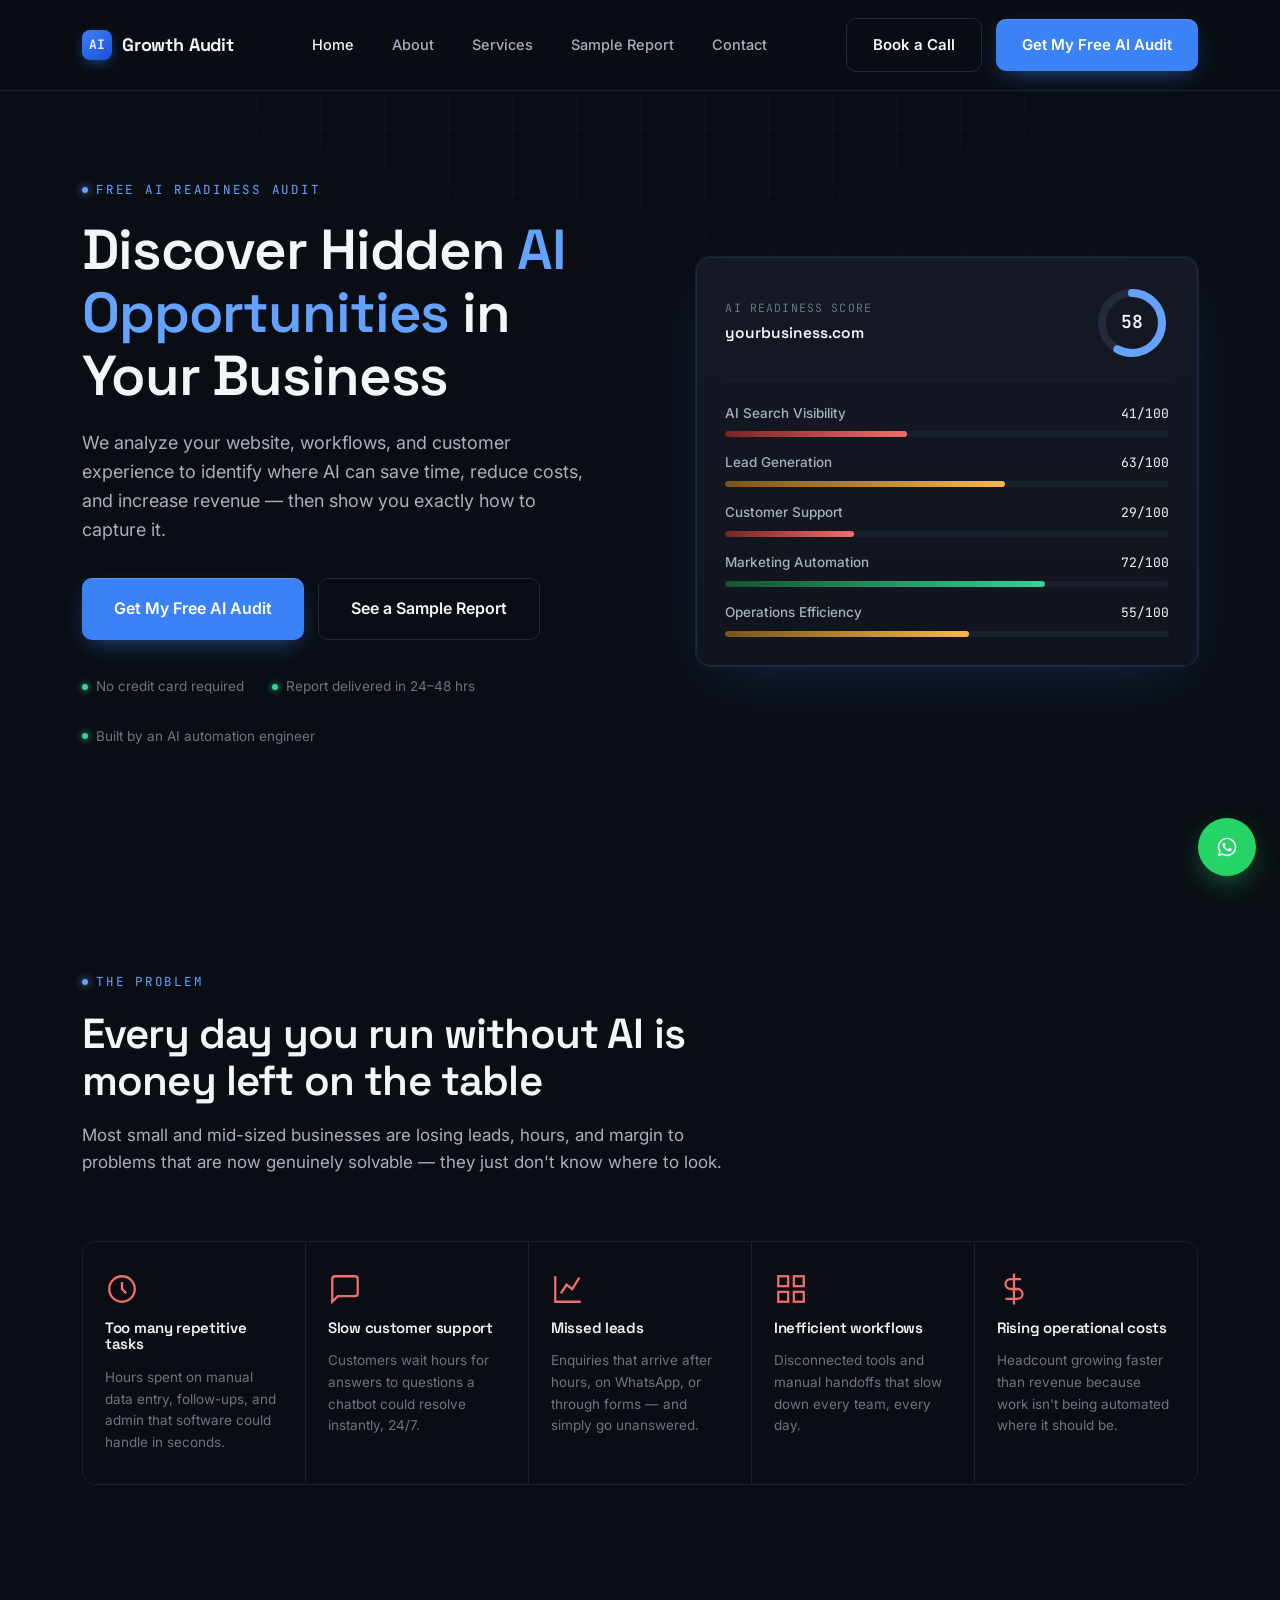
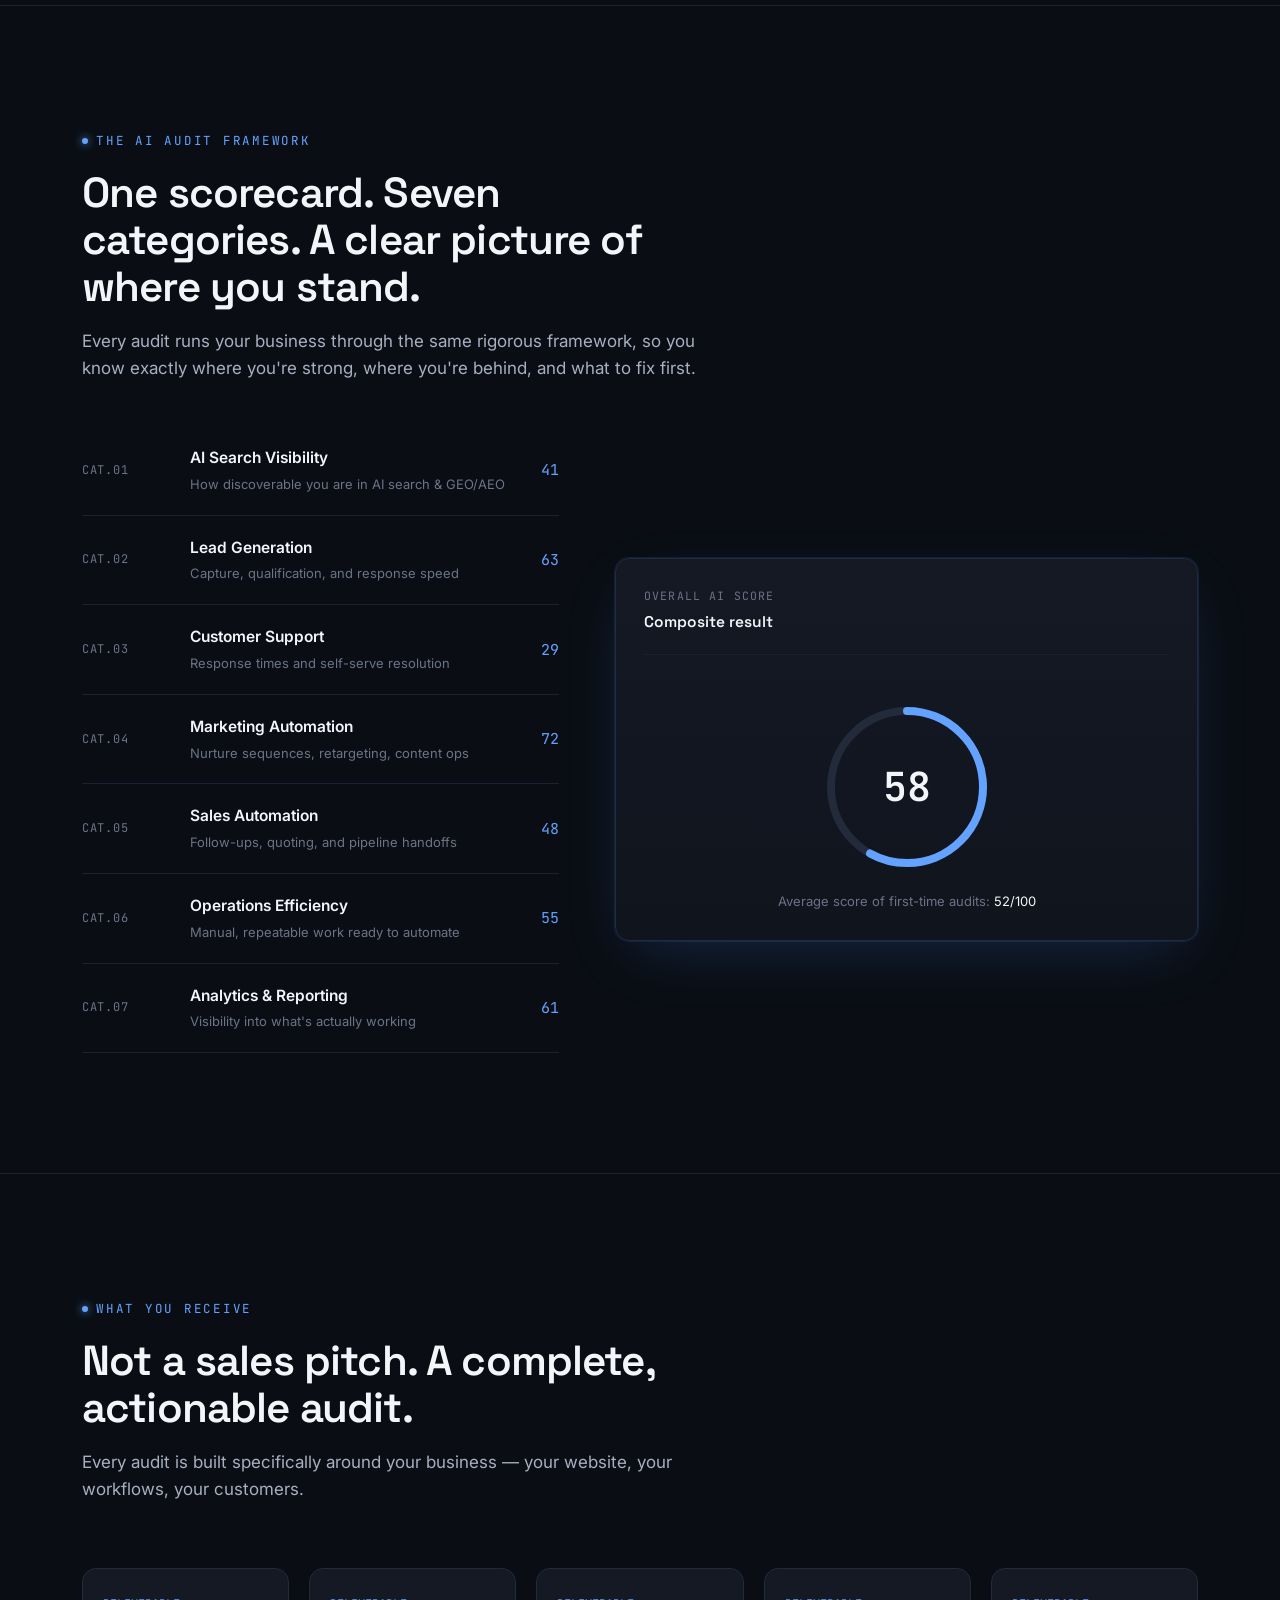
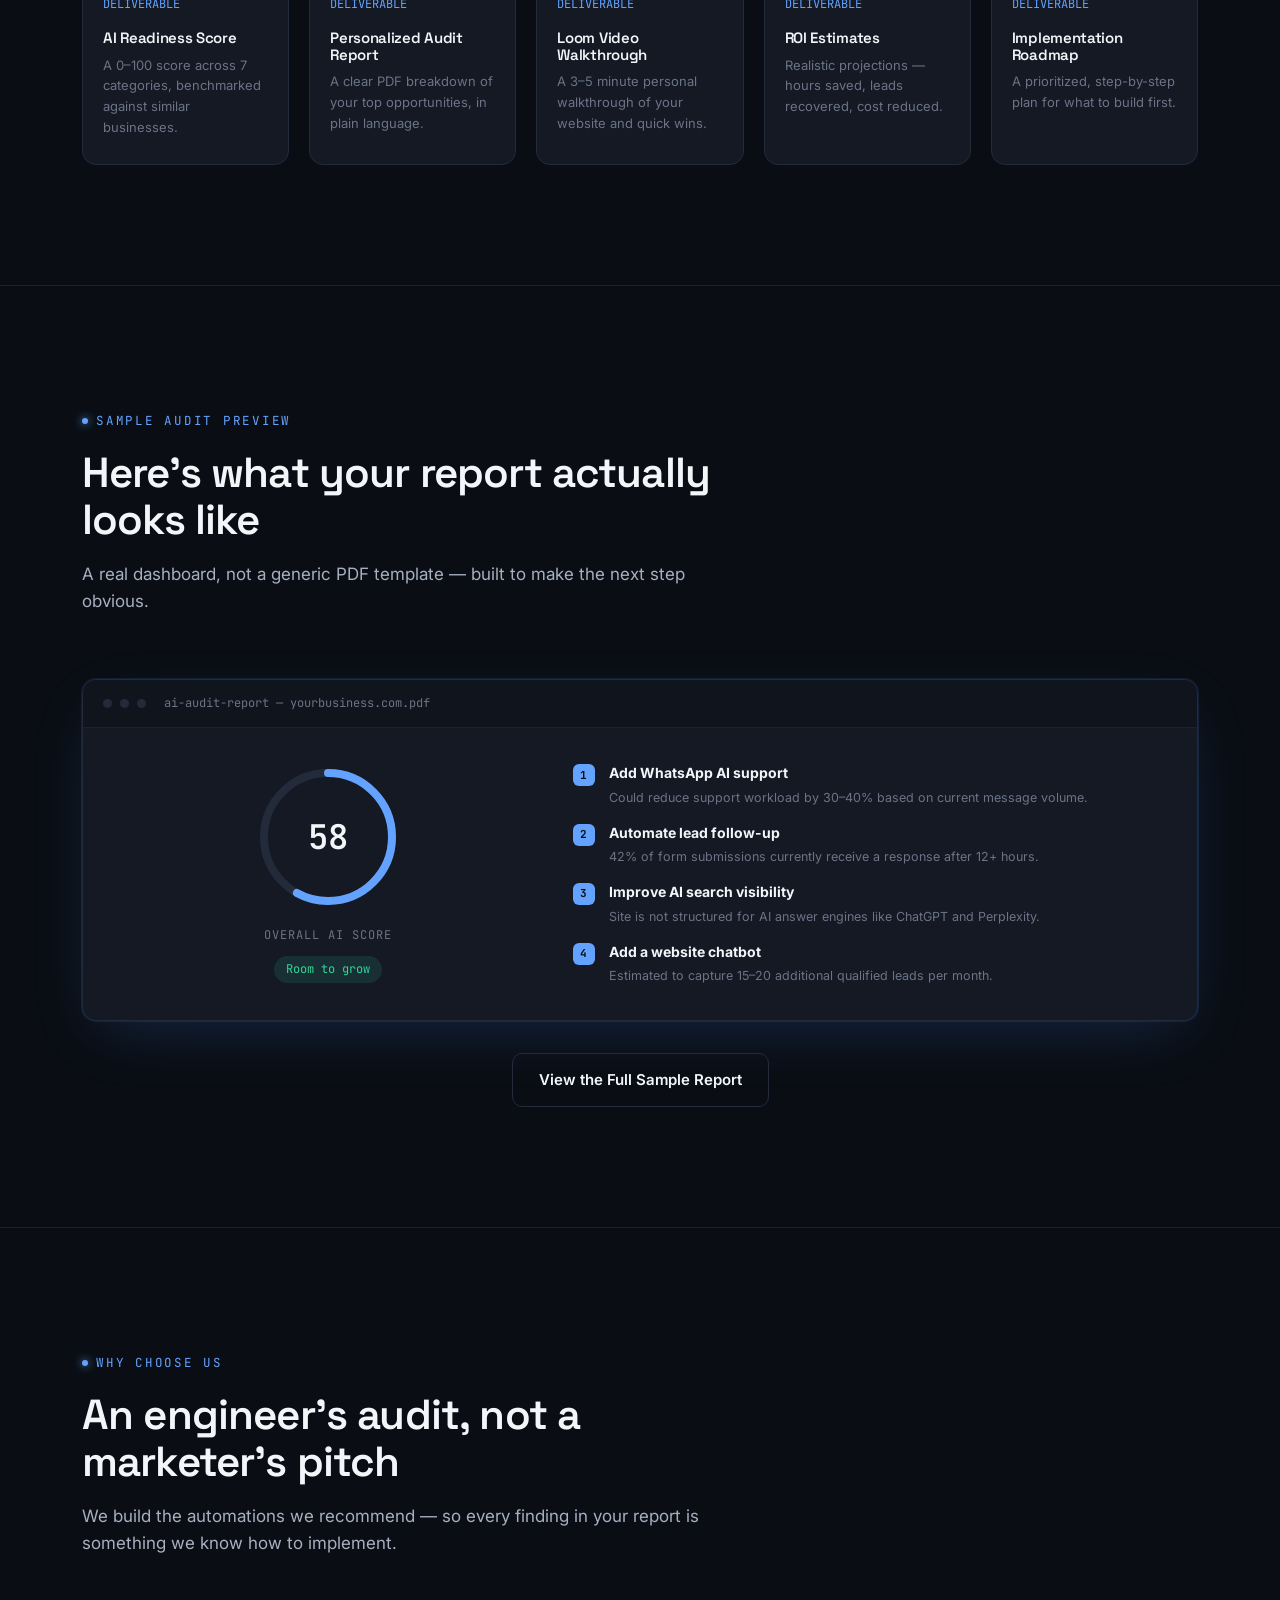
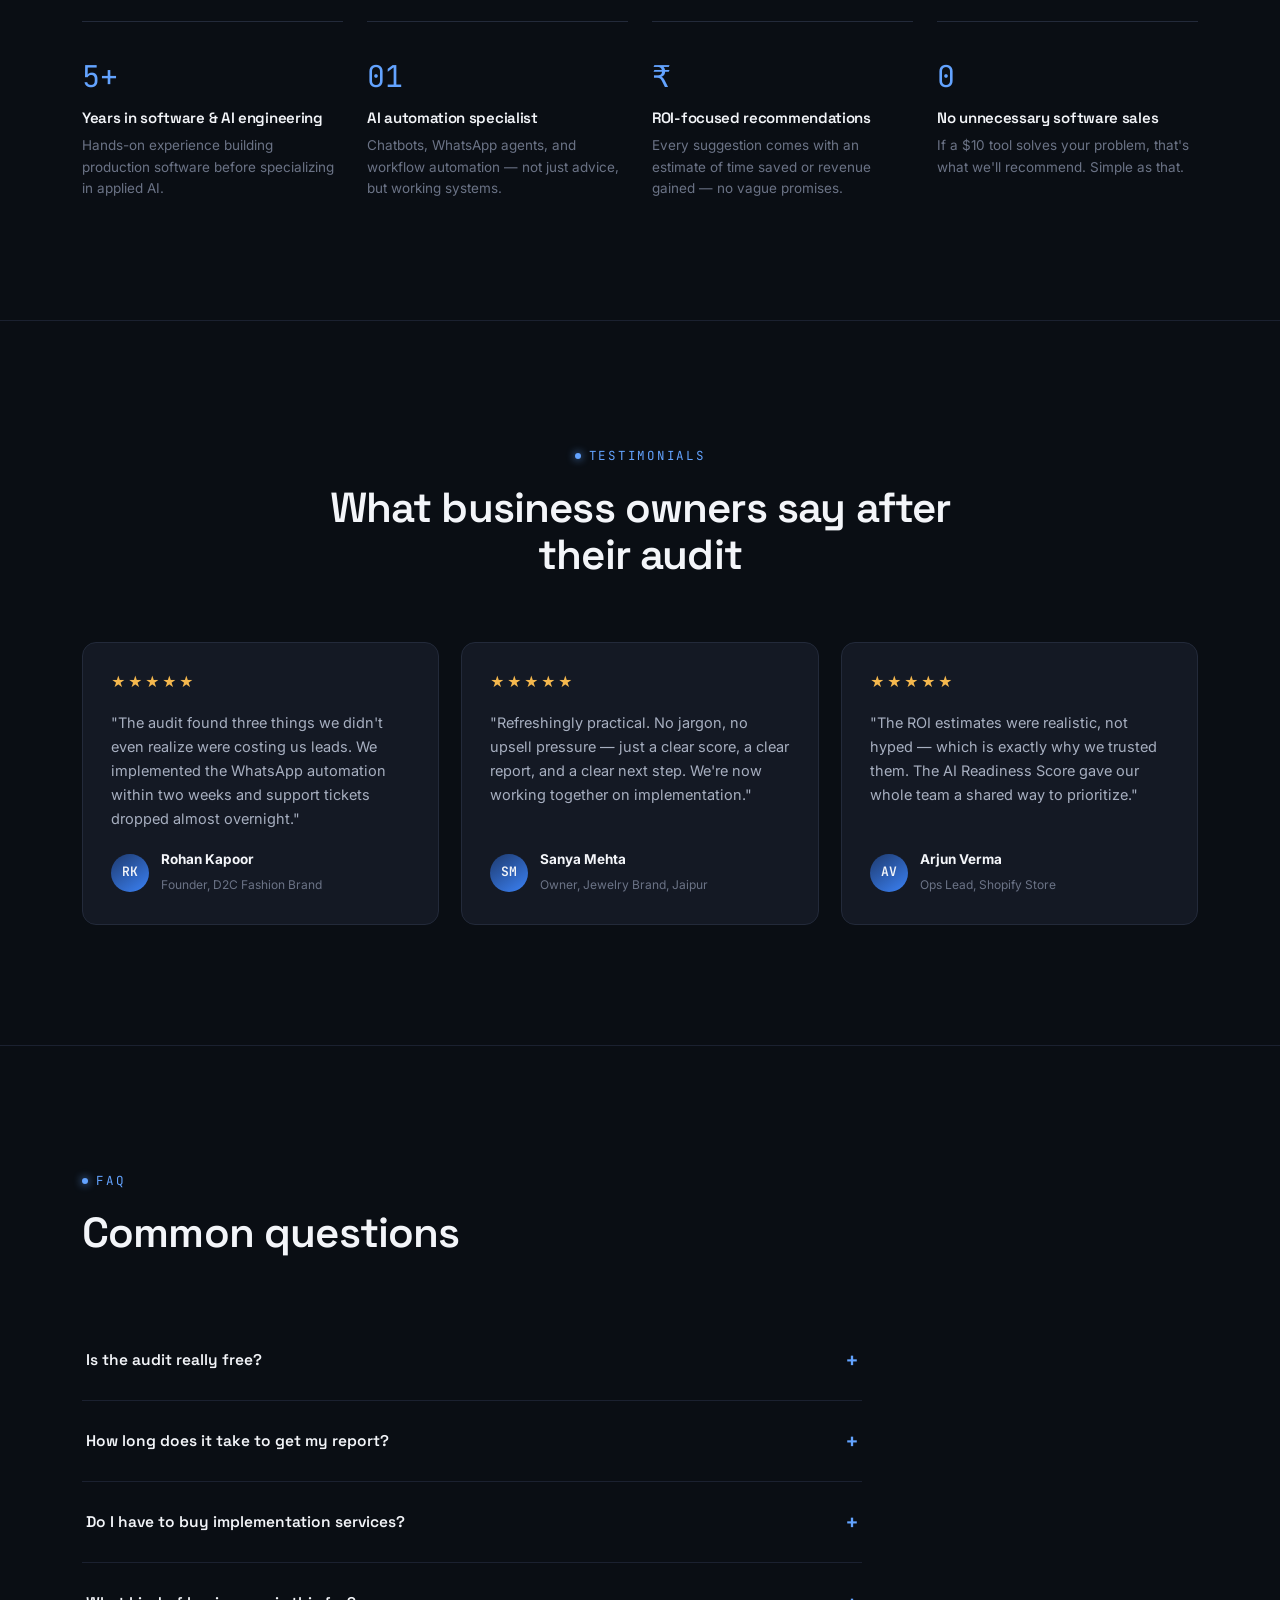
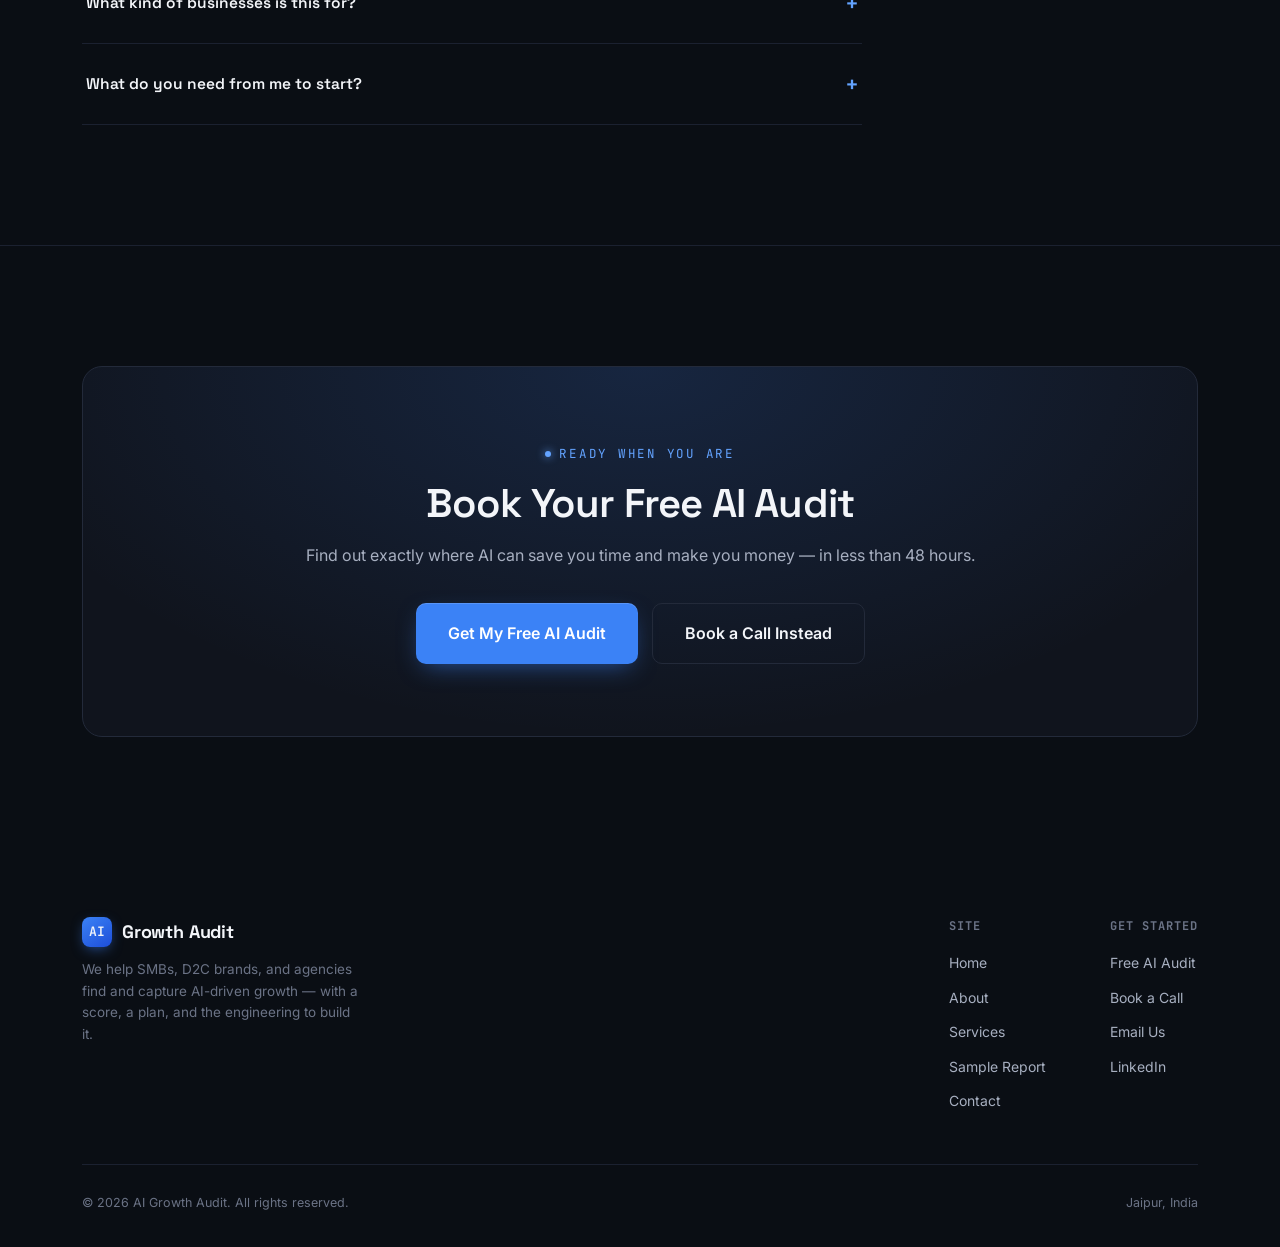
<file: index.html>
<!DOCTYPE html>
<html lang="en">
<head>
<meta charset="UTF-8">
<meta name="viewport" content="width=device-width, initial-scale=1.0">
<title>AI Growth Audit — Discover Hidden AI Opportunities in Your Business</title>
<meta name="description" content="We analyze your website, workflows, and customer experience to identify where AI can save time, reduce costs, and increase revenue. Get your free AI Audit.">
<meta property="og:title" content="AI Growth Audit — Discover Hidden AI Opportunities in Your Business">
<meta property="og:description" content="A personalized AI Readiness Score, audit report, and implementation roadmap for your business — free.">
<meta property="og:type" content="website">
<link rel="icon" href="data:image/svg+xml,<svg xmlns=%22http://www.w3.org/2000/svg%22 viewBox=%220 0 100 100%22><rect width=%22100%22 height=%22100%22 rx=%2222%22 fill=%22%233B82F6%22/><text x=%2250%22 y=%2266%22 font-size=%2255%22 text-anchor=%22middle%22 fill=%22white%22 font-family=%22monospace%22>A</text></svg>">
<link rel="stylesheet" href="styles.css">
</head>
<body>

<nav class="nav">
  <div class="nav-inner">
    <a href="index.html" class="logo"><span class="logo-mark">AI</span> Growth Audit</a>
    <ul class="nav-links">
      <li><a href="index.html" class="active">Home</a></li>
      <li><a href="about.html">About</a></li>
      <li><a href="services.html">Services</a></li>
      <li><a href="sample-report.html">Sample Report</a></li>
      <li><a href="contact.html">Contact</a></li>
    </ul>
    <div class="nav-cta">
      <a href="contact.html" class="btn btn-secondary">Book a Call</a>
      <a href="contact.html" class="btn btn-primary">Get My Free AI Audit</a>
    </div>
    <button class="nav-toggle" aria-label="Menu"><span></span><span></span><span></span></button>
  </div>
</nav>

<!-- HERO -->
<section class="hero">
  <div class="container">
    <div class="hero-grid">
      <div class="reveal in">
        <span class="eyebrow">Free AI Readiness Audit</span>
        <h1>Discover Hidden <span class="hl">AI Opportunities</span> in Your Business</h1>
        <p class="lead">We analyze your website, workflows, and customer experience to identify where AI can save time, reduce costs, and increase revenue — then show you exactly how to capture it.</p>
        <div class="hero-ctas">
          <a href="contact.html" class="btn btn-primary btn-lg">Get My Free AI Audit</a>
          <a href="sample-report.html" class="btn btn-secondary btn-lg">See a Sample Report</a>
        </div>
        <div class="hero-meta">
          <span><span class="dot-ok"></span> No credit card required</span>
          <span><span class="dot-ok"></span> Report delivered in 24–48 hrs</span>
          <span><span class="dot-ok"></span> Built by an AI automation engineer</span>
        </div>
      </div>

      <div class="reveal in" style="transition-delay:.1s">
        <div class="scorecard">
          <div class="scorecard-top">
            <div>
              <div class="label">AI Readiness Score</div>
              <div class="name">yourbusiness.com</div>
            </div>
            <div class="score-ring">
              <svg viewBox="0 0 74 74" width="74" height="74">
                <circle class="score-ring-bg" cx="37" cy="37" r="30"></circle>
                <circle class="score-ring-fill" cx="37" cy="37" r="30" data-value="58"></circle>
              </svg>
              <div class="score-ring-num">58</div>
            </div>
          </div>
          <div class="score-rows">
            <div class="score-row">
              <div class="score-row-top"><span class="cat">AI Search Visibility</span><span class="val">41/100</span></div>
              <div class="bar-track"><div class="bar-fill low" data-value="41"></div></div>
            </div>
            <div class="score-row">
              <div class="score-row-top"><span class="cat">Lead Generation</span><span class="val">63/100</span></div>
              <div class="bar-track"><div class="bar-fill mid" data-value="63"></div></div>
            </div>
            <div class="score-row">
              <div class="score-row-top"><span class="cat">Customer Support</span><span class="val">29/100</span></div>
              <div class="bar-track"><div class="bar-fill low" data-value="29"></div></div>
            </div>
            <div class="score-row">
              <div class="score-row-top"><span class="cat">Marketing Automation</span><span class="val">72/100</span></div>
              <div class="bar-track"><div class="bar-fill good" data-value="72"></div></div>
            </div>
            <div class="score-row">
              <div class="score-row-top"><span class="cat">Operations Efficiency</span><span class="val">55/100</span></div>
              <div class="bar-track"><div class="bar-fill mid" data-value="55"></div></div>
            </div>
          </div>
        </div>
      </div>
    </div>
  </div>
</section>

<!-- PROBLEM -->
<section class="section">
  <div class="container">
    <div class="section-head reveal">
      <span class="eyebrow">The Problem</span>
      <h2>Every day you run without AI is money left on the table</h2>
      <p>Most small and mid-sized businesses are losing leads, hours, and margin to problems that are now genuinely solvable — they just don't know where to look.</p>
    </div>
    <div class="problem-grid reveal">
      <div class="problem-card">
        <svg class="icon" viewBox="0 0 24 24" fill="none" stroke="currentColor" stroke-width="1.6"><circle cx="12" cy="12" r="9"/><path d="M12 7v5l3 3"/></svg>
        <h4>Too many repetitive tasks</h4>
        <p>Hours spent on manual data entry, follow-ups, and admin that software could handle in seconds.</p>
      </div>
      <div class="problem-card">
        <svg class="icon" viewBox="0 0 24 24" fill="none" stroke="currentColor" stroke-width="1.6"><path d="M21 15a2 2 0 01-2 2H7l-4 4V5a2 2 0 012-2h14a2 2 0 012 2z"/></svg>
        <h4>Slow customer support</h4>
        <p>Customers wait hours for answers to questions a chatbot could resolve instantly, 24/7.</p>
      </div>
      <div class="problem-card">
        <svg class="icon" viewBox="0 0 24 24" fill="none" stroke="currentColor" stroke-width="1.6"><path d="M3 3v18h18"/><path d="M7 15l4-6 4 3 5-8"/></svg>
        <h4>Missed leads</h4>
        <p>Enquiries that arrive after hours, on WhatsApp, or through forms — and simply go unanswered.</p>
      </div>
      <div class="problem-card">
        <svg class="icon" viewBox="0 0 24 24" fill="none" stroke="currentColor" stroke-width="1.6"><rect x="3" y="3" width="7" height="7"/><rect x="14" y="3" width="7" height="7"/><rect x="3" y="14" width="7" height="7"/><rect x="14" y="14" width="7" height="7"/></svg>
        <h4>Inefficient workflows</h4>
        <p>Disconnected tools and manual handoffs that slow down every team, every day.</p>
      </div>
      <div class="problem-card">
        <svg class="icon" viewBox="0 0 24 24" fill="none" stroke="currentColor" stroke-width="1.6"><path d="M12 1v22M17 5H9.5a3.5 3.5 0 000 7h5a3.5 3.5 0 010 7H6"/></svg>
        <h4>Rising operational costs</h4>
        <p>Headcount growing faster than revenue because work isn't being automated where it should be.</p>
      </div>
    </div>
  </div>
</section>

<!-- FRAMEWORK -->
<section class="section">
  <div class="container">
    <div class="section-head reveal">
      <span class="eyebrow">The AI Audit Framework</span>
      <h2>One scorecard. Seven categories. A clear picture of where you stand.</h2>
      <p>Every audit runs your business through the same rigorous framework, so you know exactly where you're strong, where you're behind, and what to fix first.</p>
    </div>
    <div class="framework-wrap">
      <div class="framework-list reveal">
        <div class="framework-item">
          <span class="framework-tag">CAT.01</span>
          <div><div class="framework-name">AI Search Visibility</div><div class="framework-desc">How discoverable you are in AI search & GEO/AEO</div></div>
          <span class="framework-score">41</span>
        </div>
        <div class="framework-item">
          <span class="framework-tag">CAT.02</span>
          <div><div class="framework-name">Lead Generation</div><div class="framework-desc">Capture, qualification, and response speed</div></div>
          <span class="framework-score">63</span>
        </div>
        <div class="framework-item">
          <span class="framework-tag">CAT.03</span>
          <div><div class="framework-name">Customer Support</div><div class="framework-desc">Response times and self-serve resolution</div></div>
          <span class="framework-score">29</span>
        </div>
        <div class="framework-item">
          <span class="framework-tag">CAT.04</span>
          <div><div class="framework-name">Marketing Automation</div><div class="framework-desc">Nurture sequences, retargeting, content ops</div></div>
          <span class="framework-score">72</span>
        </div>
        <div class="framework-item">
          <span class="framework-tag">CAT.05</span>
          <div><div class="framework-name">Sales Automation</div><div class="framework-desc">Follow-ups, quoting, and pipeline handoffs</div></div>
          <span class="framework-score">48</span>
        </div>
        <div class="framework-item">
          <span class="framework-tag">CAT.06</span>
          <div><div class="framework-name">Operations Efficiency</div><div class="framework-desc">Manual, repeatable work ready to automate</div></div>
          <span class="framework-score">55</span>
        </div>
        <div class="framework-item">
          <span class="framework-tag">CAT.07</span>
          <div><div class="framework-name">Analytics & Reporting</div><div class="framework-desc">Visibility into what's actually working</div></div>
          <span class="framework-score">61</span>
        </div>
      </div>
      <div class="reveal" style="transition-delay:.1s">
        <div class="scorecard">
          <div class="scorecard-top">
            <div><div class="label">Overall AI Score</div><div class="name">Composite result</div></div>
          </div>
          <div style="display:flex; justify-content:center; padding: 20px 0 8px;">
            <div class="score-ring" style="width:180px;height:180px;">
              <svg viewBox="0 0 180 180" width="180" height="180">
                <circle class="score-ring-bg" cx="90" cy="90" r="76" stroke-width="14"></circle>
                <circle class="score-ring-fill" cx="90" cy="90" r="76" stroke-width="14" data-value="58"></circle>
              </svg>
              <div class="score-ring-num" style="font-size:40px;">58</div>
            </div>
          </div>
          <p style="text-align:center; color:var(--text-faint); font-size:13px; margin-top:6px;">Average score of first-time audits: <span style="color:var(--text);">52/100</span></p>
        </div>
      </div>
    </div>
  </div>
</section>

<!-- WHAT YOU RECEIVE -->
<section class="section">
  <div class="container">
    <div class="section-head reveal">
      <span class="eyebrow">What You Receive</span>
      <h2>Not a sales pitch. A complete, actionable audit.</h2>
      <p>Every audit is built specifically around your business — your website, your workflows, your customers.</p>
    </div>
    <div class="deliv-grid reveal">
      <div class="deliv-card">
        <div class="deliv-num">DELIVERABLE</div>
        <h4>AI Readiness Score</h4>
        <p>A 0–100 score across 7 categories, benchmarked against similar businesses.</p>
      </div>
      <div class="deliv-card">
        <div class="deliv-num">DELIVERABLE</div>
        <h4>Personalized Audit Report</h4>
        <p>A clear PDF breakdown of your top opportunities, in plain language.</p>
      </div>
      <div class="deliv-card">
        <div class="deliv-num">DELIVERABLE</div>
        <h4>Loom Video Walkthrough</h4>
        <p>A 3–5 minute personal walkthrough of your website and quick wins.</p>
      </div>
      <div class="deliv-card">
        <div class="deliv-num">DELIVERABLE</div>
        <h4>ROI Estimates</h4>
        <p>Realistic projections — hours saved, leads recovered, cost reduced.</p>
      </div>
      <div class="deliv-card">
        <div class="deliv-num">DELIVERABLE</div>
        <h4>Implementation Roadmap</h4>
        <p>A prioritized, step-by-step plan for what to build first.</p>
      </div>
    </div>
  </div>
</section>

<!-- SAMPLE AUDIT PREVIEW -->
<section class="section">
  <div class="container">
    <div class="section-head reveal">
      <span class="eyebrow">Sample Audit Preview</span>
      <h2>Here's what your report actually looks like</h2>
      <p>A real dashboard, not a generic PDF template — built to make the next step obvious.</p>
    </div>
    <div class="report-mock reveal">
      <div class="report-mock-bar">
        <span class="dot"></span><span class="dot"></span><span class="dot"></span>
        <span class="filename">ai-audit-report — yourbusiness.com.pdf</span>
      </div>
      <div class="report-mock-body">
        <div class="report-score-block">
          <div class="score-ring">
            <svg viewBox="0 0 150 150" width="150" height="150">
              <circle class="score-ring-bg" cx="75" cy="75" r="64" stroke-width="11"></circle>
              <circle class="score-ring-fill" cx="75" cy="75" r="64" stroke-width="11" data-value="58"></circle>
            </svg>
            <div class="score-ring-num">58</div>
          </div>
          <div class="score-label">OVERALL AI SCORE</div>
          <div class="report-grade">Room to grow</div>
        </div>
        <div class="report-opps">
          <div class="opp-row">
            <span class="opp-badge">1</span>
            <div><h5>Add WhatsApp AI support</h5><p>Could reduce support workload by 30–40% based on current message volume.</p></div>
          </div>
          <div class="opp-row">
            <span class="opp-badge">2</span>
            <div><h5>Automate lead follow-up</h5><p>42% of form submissions currently receive a response after 12+ hours.</p></div>
          </div>
          <div class="opp-row">
            <span class="opp-badge">3</span>
            <div><h5>Improve AI search visibility</h5><p>Site is not structured for AI answer engines like ChatGPT and Perplexity.</p></div>
          </div>
          <div class="opp-row">
            <span class="opp-badge">4</span>
            <div><h5>Add a website chatbot</h5><p>Estimated to capture 15–20 additional qualified leads per month.</p></div>
          </div>
        </div>
      </div>
    </div>
    <div class="text-center mt-32 reveal">
      <a href="sample-report.html" class="btn btn-secondary">View the Full Sample Report</a>
    </div>
  </div>
</section>

<!-- WHY CHOOSE US -->
<section class="section">
  <div class="container">
    <div class="section-head reveal">
      <span class="eyebrow">Why Choose Us</span>
      <h2>An engineer's audit, not a marketer's pitch</h2>
      <p>We build the automations we recommend — so every finding in your report is something we know how to implement.</p>
    </div>
    <div class="why-grid reveal">
      <div class="why-card">
        <div class="why-num">5+</div>
        <h4>Years in software & AI engineering</h4>
        <p>Hands-on experience building production software before specializing in applied AI.</p>
      </div>
      <div class="why-card">
        <div class="why-num">01</div>
        <h4>AI automation specialist</h4>
        <p>Chatbots, WhatsApp agents, and workflow automation — not just advice, but working systems.</p>
      </div>
      <div class="why-card">
        <div class="why-num">₹</div>
        <h4>ROI-focused recommendations</h4>
        <p>Every suggestion comes with an estimate of time saved or revenue gained — no vague promises.</p>
      </div>
      <div class="why-card">
        <div class="why-num">0</div>
        <h4>No unnecessary software sales</h4>
        <p>If a $10 tool solves your problem, that's what we'll recommend. Simple as that.</p>
      </div>
    </div>
  </div>
</section>

<!-- TESTIMONIALS -->
<section class="section">
  <div class="container">
    <div class="section-head center reveal" style="margin-left:auto; margin-right:auto;">
      <span class="eyebrow">Testimonials</span>
      <h2>What business owners say after their audit</h2>
    </div>
    <div class="testi-grid reveal">
      <div class="testi-card">
        <div class="testi-stars">★★★★★</div>
        <p class="quote">"The audit found three things we didn't even realize were costing us leads. We implemented the WhatsApp automation within two weeks and support tickets dropped almost overnight."</p>
        <div class="testi-person">
          <div class="testi-avatar">RK</div>
          <div class="who"><b>Rohan Kapoor</b><span>Founder, D2C Fashion Brand</span></div>
        </div>
      </div>
      <div class="testi-card">
        <div class="testi-stars">★★★★★</div>
        <p class="quote">"Refreshingly practical. No jargon, no upsell pressure — just a clear score, a clear report, and a clear next step. We're now working together on implementation."</p>
        <div class="testi-person">
          <div class="testi-avatar">SM</div>
          <div class="who"><b>Sanya Mehta</b><span>Owner, Jewelry Brand, Jaipur</span></div>
        </div>
      </div>
      <div class="testi-card">
        <div class="testi-stars">★★★★★</div>
        <p class="quote">"The ROI estimates were realistic, not hyped — which is exactly why we trusted them. The AI Readiness Score gave our whole team a shared way to prioritize."</p>
        <div class="testi-person">
          <div class="testi-avatar">AV</div>
          <div class="who"><b>Arjun Verma</b><span>Ops Lead, Shopify Store</span></div>
        </div>
      </div>
    </div>
  </div>
</section>

<!-- FAQ -->
<section class="section">
  <div class="container">
    <div class="section-head reveal">
      <span class="eyebrow">FAQ</span>
      <h2>Common questions</h2>
    </div>
    <div class="faq-list reveal">
      <div class="faq-item">
        <div class="faq-q"><span>Is the audit really free?</span><span class="plus">+</span></div>
        <div class="faq-a"><p>Yes — the first 25 audits are completely free. After that, standard audits are ₹999 and premium audits (with a full Loom walkthrough and ROI modeling) are ₹4,999.</p></div>
      </div>
      <div class="faq-item">
        <div class="faq-q"><span>How long does it take to get my report?</span><span class="plus">+</span></div>
        <div class="faq-a"><p>Most audits are delivered within 24–48 hours of submitting your details.</p></div>
      </div>
      <div class="faq-item">
        <div class="faq-q"><span>Do I have to buy implementation services?</span><span class="plus">+</span></div>
        <div class="faq-a"><p>No. The audit is a standalone deliverable. If you'd like help implementing any of the recommendations, that's a separate, optional conversation.</p></div>
      </div>
      <div class="faq-item">
        <div class="faq-q"><span>What kind of businesses is this for?</span><span class="plus">+</span></div>
        <div class="faq-a"><p>Business owners, e-commerce and D2C brands, agencies, and service businesses with roughly 5–100 employees. If you have a website and customers, we can audit you.</p></div>
      </div>
      <div class="faq-item">
        <div class="faq-q"><span>What do you need from me to start?</span><span class="plus">+</span></div>
        <div class="faq-a"><p>Just your website URL and a short description of your business. We'll ask a few extra questions if needed during the process.</p></div>
      </div>
    </div>
  </div>
</section>

<!-- FINAL CTA -->
<section class="section" style="border-bottom:none;">
  <div class="container">
    <div class="cta-final reveal">
      <span class="eyebrow" style="justify-content:center;">Ready When You Are</span>
      <h2>Book Your Free AI Audit</h2>
      <p>Find out exactly where AI can save you time and make you money — in less than 48 hours.</p>
      <div class="hero-ctas">
        <a href="contact.html" class="btn btn-primary btn-lg">Get My Free AI Audit</a>
        <a href="contact.html" class="btn btn-secondary btn-lg">Book a Call Instead</a>
      </div>
    </div>
  </div>
</section>

<footer>
  <div class="container">
    <div class="footer-top">
      <div class="footer-brand">
        <a href="index.html" class="logo"><span class="logo-mark">AI</span> Growth Audit</a>
        <p>We help SMBs, D2C brands, and agencies find and capture AI-driven growth — with a score, a plan, and the engineering to build it.</p>
      </div>
      <div class="footer-cols">
        <div class="footer-col">
          <h5>Site</h5>
          <a href="index.html">Home</a>
          <a href="about.html">About</a>
          <a href="services.html">Services</a>
          <a href="sample-report.html">Sample Report</a>
          <a href="contact.html">Contact</a>
        </div>
        <div class="footer-col">
          <h5>Get Started</h5>
          <a href="contact.html">Free AI Audit</a>
          <a href="contact.html">Book a Call</a>
          <a href="mailto:siya334433@gmail.com">Email Us</a>
          <a href="https://www.linkedin.com/in/seema-nitharwal/" target="_blank" rel="noopener">LinkedIn</a>
        </div>
      </div>
    </div>
    <div class="footer-bottom">
      <span>© 2026 AI Growth Audit. All rights reserved.</span>
      <span>Jaipur, India</span>
    </div>
  </div>
</footer>

<a href="https://wa.me/919983005432?text=Hi!%20I'd%20like%20to%20get%20a%20free%20AI%20audit%20for%20my%20business." class="wa-float" target="_blank" rel="noopener" aria-label="Chat on WhatsApp">
  <svg viewBox="0 0 24 24" fill="white"><path d="M17.6 6.32A7.85 7.85 0 0012.05 4a7.94 7.94 0 00-6.9 11.9L4 20l4.2-1.1a7.9 7.9 0 003.85 1h.01a7.94 7.94 0 007.94-7.93 7.9 7.9 0 00-2.4-5.65zm-5.55 12.2h-.01a6.6 6.6 0 01-3.36-.92l-.24-.14-2.5.65.67-2.44-.16-.25a6.6 6.6 0 01-1.01-3.5 6.6 6.6 0 0111.27-4.66 6.55 6.55 0 011.94 4.67 6.6 6.6 0 01-6.6 6.59zm3.62-4.94c-.2-.1-1.17-.58-1.35-.64-.18-.07-.31-.1-.44.1s-.51.64-.62.77-.23.15-.42.05a5.4 5.4 0 01-1.6-.98 6 6 0 01-1.1-1.37c-.12-.2 0-.3.09-.4s.2-.23.29-.35a1.3 1.3 0 00.2-.33.37.37 0 000-.35c-.05-.1-.44-1.06-.6-1.45-.16-.38-.32-.33-.44-.33h-.38a.72.72 0 00-.52.24 2.2 2.2 0 00-.68 1.63 3.8 3.8 0 00.8 2.03 8.7 8.7 0 003.33 2.94c.47.2.83.32 1.11.41a2.67 2.67 0 001.23.08c.37-.06 1.17-.48 1.34-.94s.17-.86.12-.94-.18-.13-.38-.23z"/></svg>
</a>

<script src="script.js"></script>
</body>
</html>
</file>
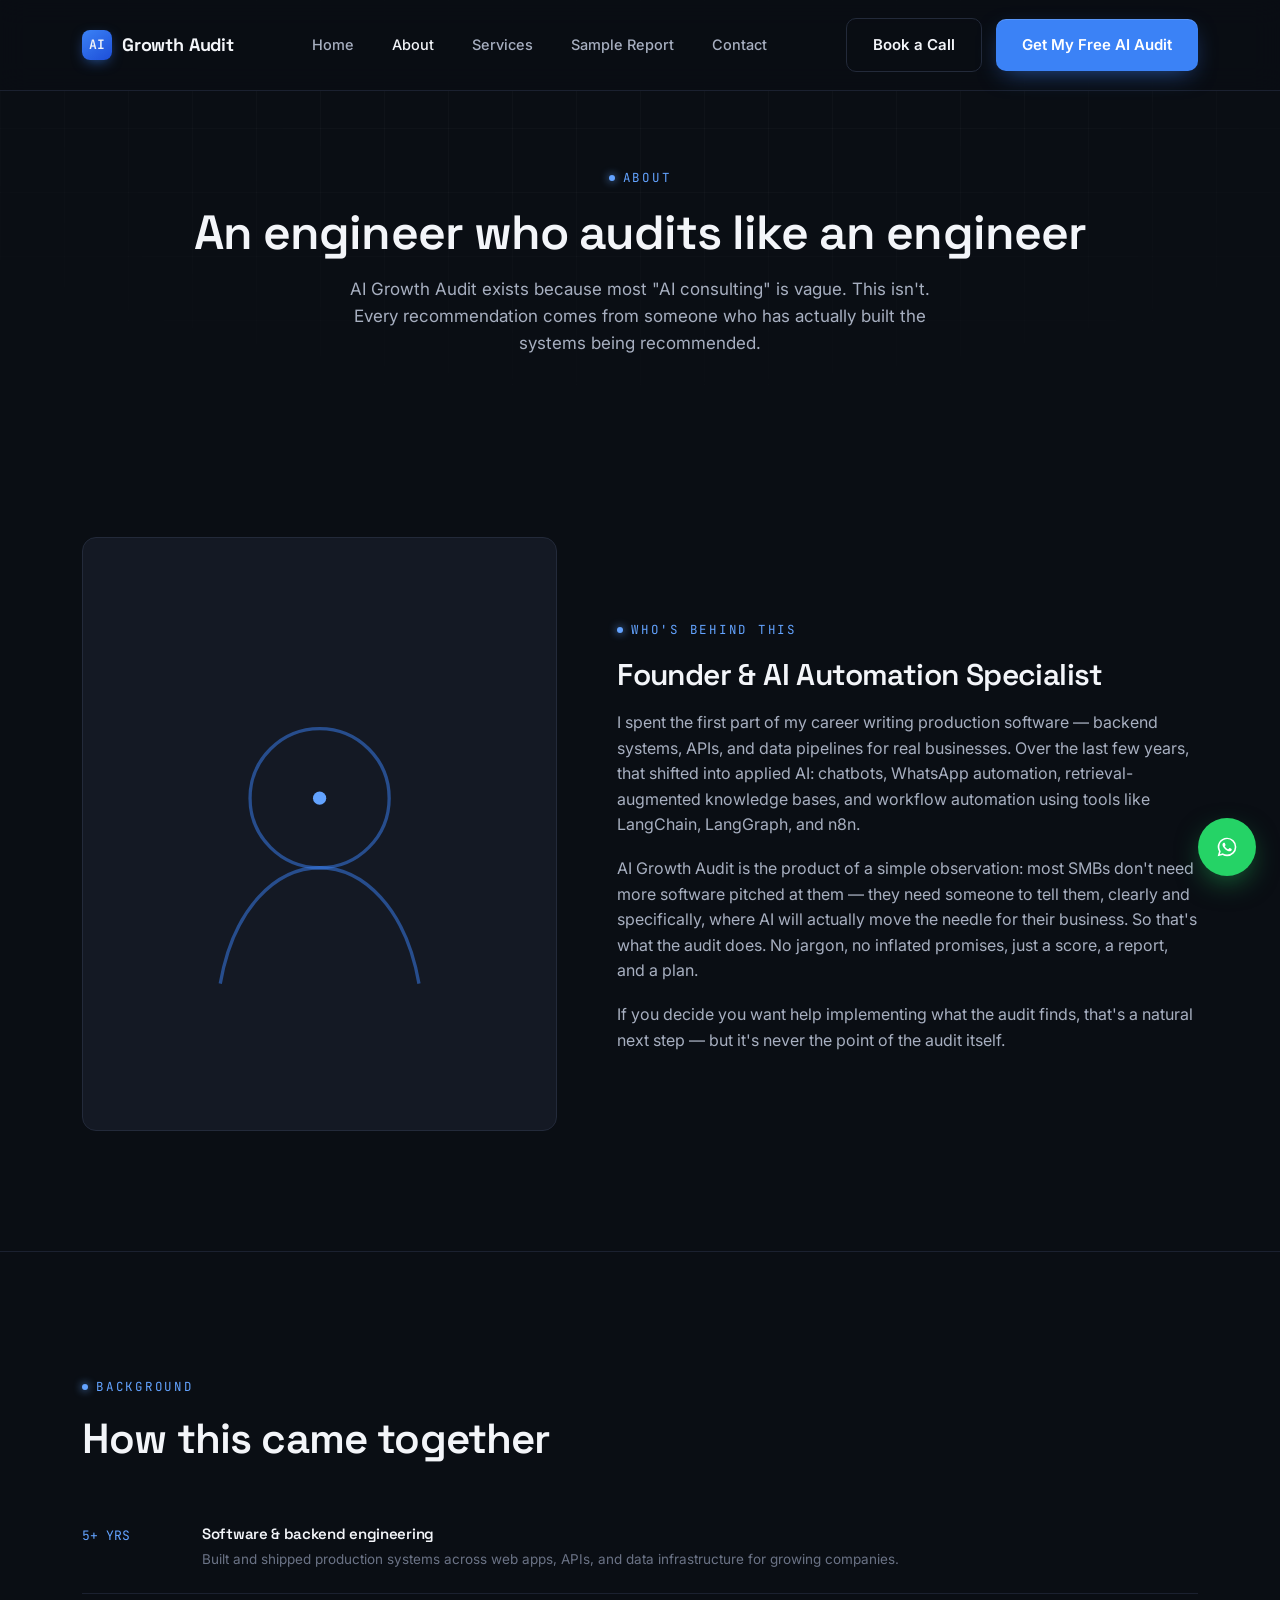
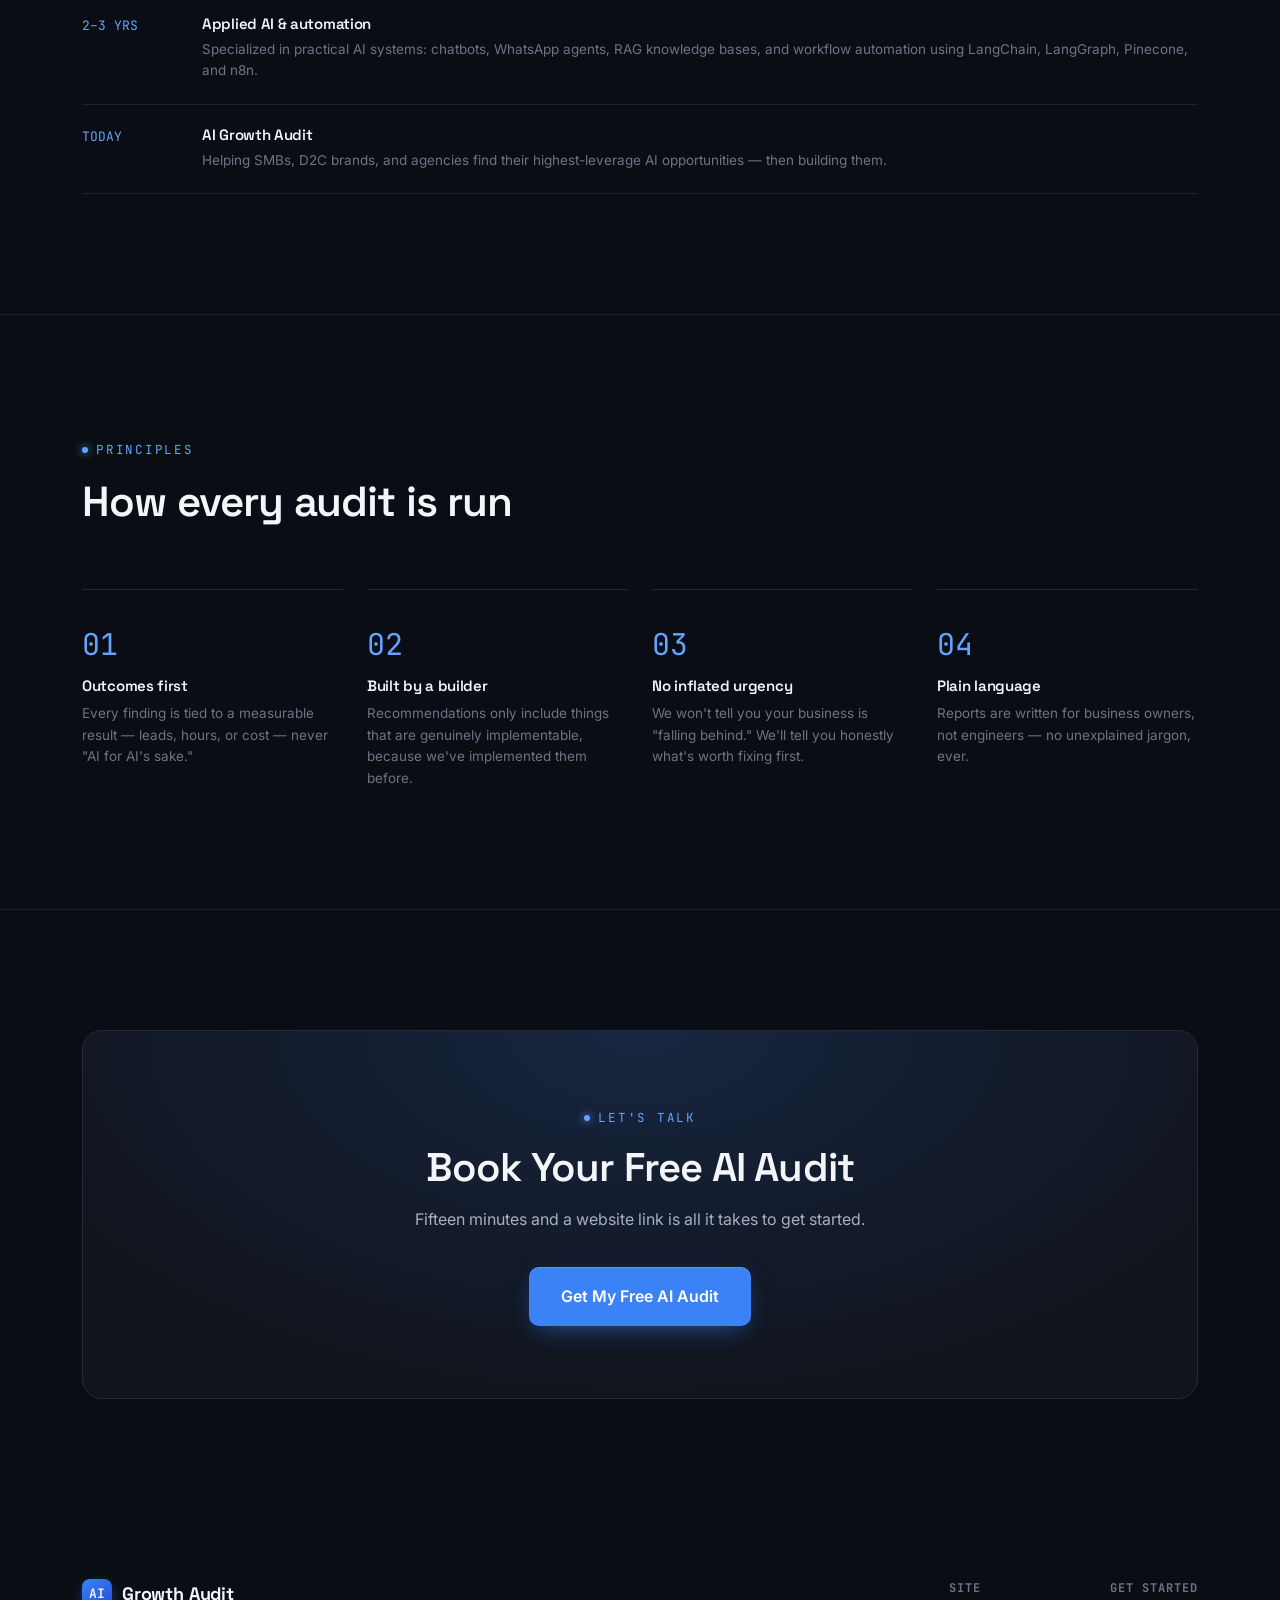
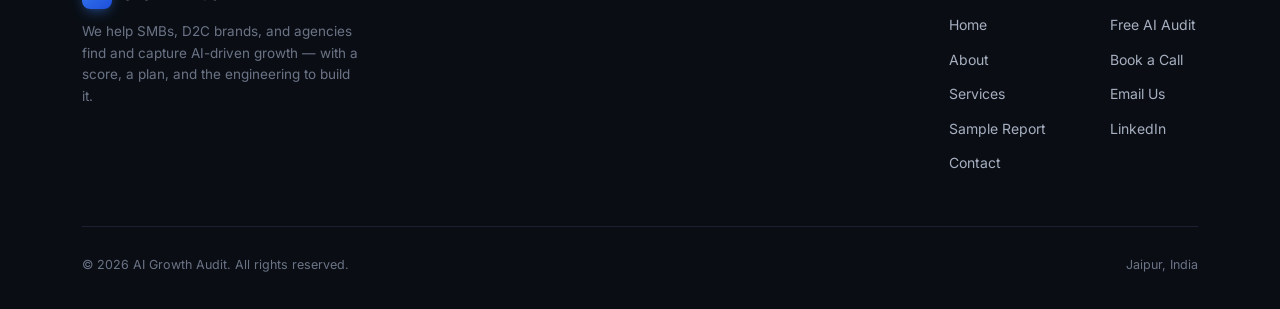
<file: about.html>
<!DOCTYPE html>
<html lang="en">
<head>
<meta charset="UTF-8">
<meta name="viewport" content="width=device-width, initial-scale=1.0">
<title>About — AI Growth Audit</title>
<meta name="description" content="Meet the engineer behind AI Growth Audit — 5+ years in software and AI engineering, focused on practical, ROI-driven automation for SMBs.">
<link rel="icon" href="data:image/svg+xml,<svg xmlns=%22http://www.w3.org/2000/svg%22 viewBox=%220 0 100 100%22><rect width=%22100%22 height=%22100%22 rx=%2222%22 fill=%22%233B82F6%22/><text x=%2250%22 y=%2266%22 font-size=%2255%22 text-anchor=%22middle%22 fill=%22white%22 font-family=%22monospace%22>A</text></svg>">
<link rel="stylesheet" href="styles.css">
</head>
<body>

<nav class="nav">
  <div class="nav-inner">
    <a href="index.html" class="logo"><span class="logo-mark">AI</span> Growth Audit</a>
    <ul class="nav-links">
      <li><a href="index.html">Home</a></li>
      <li><a href="about.html" class="active">About</a></li>
      <li><a href="services.html">Services</a></li>
      <li><a href="sample-report.html">Sample Report</a></li>
      <li><a href="contact.html">Contact</a></li>
    </ul>
    <div class="nav-cta">
      <a href="contact.html" class="btn btn-secondary">Book a Call</a>
      <a href="contact.html" class="btn btn-primary">Get My Free AI Audit</a>
    </div>
    <button class="nav-toggle" aria-label="Menu"><span></span><span></span><span></span></button>
  </div>
</nav>

<section class="page-hero">
  <div class="container reveal in">
    <span class="eyebrow" style="justify-content:center;">About</span>
    <h1>An engineer who audits like an engineer</h1>
    <p>AI Growth Audit exists because most "AI consulting" is vague. This isn't. Every recommendation comes from someone who has actually built the systems being recommended.</p>
  </div>
</section>

<section class="section">
  <div class="container">
    <div class="about-grid reveal">
      <div class="about-portrait">
        <svg width="70%" viewBox="0 0 200 200" fill="none">
          <circle cx="100" cy="78" r="42" stroke="#3B82F6" stroke-width="2" opacity="0.5"/>
          <path d="M40 190c8-46 34-70 60-70s52 24 60 70" stroke="#3B82F6" stroke-width="2" opacity="0.5"/>
          <circle cx="100" cy="78" r="4" fill="#63A3FF"/>
        </svg>
      </div>
      <div>
        <span class="eyebrow">Who's Behind This</span>
        <h2 style="font-size:30px; margin-bottom:18px;">Founder & AI Automation Specialist</h2>
        <p style="color:var(--text-dim); margin-bottom:18px;">I spent the first part of my career writing production software — backend systems, APIs, and data pipelines for real businesses. Over the last few years, that shifted into applied AI: chatbots, WhatsApp automation, retrieval-augmented knowledge bases, and workflow automation using tools like LangChain, LangGraph, and n8n.</p>
        <p style="color:var(--text-dim); margin-bottom:18px;">AI Growth Audit is the product of a simple observation: most SMBs don't need more software pitched at them — they need someone to tell them, clearly and specifically, where AI will actually move the needle for their business. So that's what the audit does. No jargon, no inflated promises, just a score, a report, and a plan.</p>
        <p style="color:var(--text-dim);">If you decide you want help implementing what the audit finds, that's a natural next step — but it's never the point of the audit itself.</p>
      </div>
    </div>
  </div>
</section>

<section class="section">
  <div class="container">
    <div class="section-head reveal">
      <span class="eyebrow">Background</span>
      <h2>How this came together</h2>
    </div>
    <div class="timeline reveal">
      <div class="timeline-item">
        <span class="timeline-year">5+ YRS</span>
        <div><h4>Software & backend engineering</h4><p>Built and shipped production systems across web apps, APIs, and data infrastructure for growing companies.</p></div>
      </div>
      <div class="timeline-item">
        <span class="timeline-year">2–3 YRS</span>
        <div><h4>Applied AI & automation</h4><p>Specialized in practical AI systems: chatbots, WhatsApp agents, RAG knowledge bases, and workflow automation using LangChain, LangGraph, Pinecone, and n8n.</p></div>
      </div>
      <div class="timeline-item">
        <span class="timeline-year">TODAY</span>
        <div><h4>AI Growth Audit</h4><p>Helping SMBs, D2C brands, and agencies find their highest-leverage AI opportunities — then building them.</p></div>
      </div>
    </div>
  </div>
</section>

<section class="section">
  <div class="container">
    <div class="section-head reveal">
      <span class="eyebrow">Principles</span>
      <h2>How every audit is run</h2>
    </div>
    <div class="why-grid reveal">
      <div class="why-card">
        <div class="why-num">01</div>
        <h4>Outcomes first</h4>
        <p>Every finding is tied to a measurable result — leads, hours, or cost — never "AI for AI's sake."</p>
      </div>
      <div class="why-card">
        <div class="why-num">02</div>
        <h4>Built by a builder</h4>
        <p>Recommendations only include things that are genuinely implementable, because we've implemented them before.</p>
      </div>
      <div class="why-card">
        <div class="why-num">03</div>
        <h4>No inflated urgency</h4>
        <p>We won't tell you your business is "falling behind." We'll tell you honestly what's worth fixing first.</p>
      </div>
      <div class="why-card">
        <div class="why-num">04</div>
        <h4>Plain language</h4>
        <p>Reports are written for business owners, not engineers — no unexplained jargon, ever.</p>
      </div>
    </div>
  </div>
</section>

<section class="section" style="border-bottom:none;">
  <div class="container">
    <div class="cta-final reveal">
      <span class="eyebrow" style="justify-content:center;">Let's Talk</span>
      <h2>Book Your Free AI Audit</h2>
      <p>Fifteen minutes and a website link is all it takes to get started.</p>
      <div class="hero-ctas">
        <a href="contact.html" class="btn btn-primary btn-lg">Get My Free AI Audit</a>
      </div>
    </div>
  </div>
</section>

<footer>
  <div class="container">
    <div class="footer-top">
      <div class="footer-brand">
        <a href="index.html" class="logo"><span class="logo-mark">AI</span> Growth Audit</a>
        <p>We help SMBs, D2C brands, and agencies find and capture AI-driven growth — with a score, a plan, and the engineering to build it.</p>
      </div>
      <div class="footer-cols">
        <div class="footer-col">
          <h5>Site</h5>
          <a href="index.html">Home</a>
          <a href="about.html">About</a>
          <a href="services.html">Services</a>
          <a href="sample-report.html">Sample Report</a>
          <a href="contact.html">Contact</a>
        </div>
        <div class="footer-col">
          <h5>Get Started</h5>
          <a href="contact.html">Free AI Audit</a>
          <a href="contact.html">Book a Call</a>
          <a href="mailto:siya334433@gmail.com">Email Us</a>
          <a href="https://www.linkedin.com/in/seema-nitharwal/" target="_blank" rel="noopener">LinkedIn</a>
        </div>
      </div>
    </div>
    <div class="footer-bottom">
      <span>© 2026 AI Growth Audit. All rights reserved.</span>
      <span>Jaipur, India</span>
    </div>
  </div>
</footer>

<a href="https://wa.me/919983005432?text=Hi!%20I'd%20like%20to%20get%20a%20free%20AI%20audit%20for%20my%20business." class="wa-float" target="_blank" rel="noopener" aria-label="Chat on WhatsApp">
  <svg viewBox="0 0 24 24" fill="white"><path d="M17.6 6.32A7.85 7.85 0 0012.05 4a7.94 7.94 0 00-6.9 11.9L4 20l4.2-1.1a7.9 7.9 0 003.85 1h.01a7.94 7.94 0 007.94-7.93 7.9 7.9 0 00-2.4-5.65zm-5.55 12.2h-.01a6.6 6.6 0 01-3.36-.92l-.24-.14-2.5.65.67-2.44-.16-.25a6.6 6.6 0 01-1.01-3.5 6.6 6.6 0 0111.27-4.66 6.55 6.55 0 011.94 4.67 6.6 6.6 0 01-6.6 6.59zm3.62-4.94c-.2-.1-1.17-.58-1.35-.64-.18-.07-.31-.1-.44.1s-.51.64-.62.77-.23.15-.42.05a5.4 5.4 0 01-1.6-.98 6 6 0 01-1.1-1.37c-.12-.2 0-.3.09-.4s.2-.23.29-.35a1.3 1.3 0 00.2-.33.37.37 0 000-.35c-.05-.1-.44-1.06-.6-1.45-.16-.38-.32-.33-.44-.33h-.38a.72.72 0 00-.52.24 2.2 2.2 0 00-.68 1.63 3.8 3.8 0 00.8 2.03 8.7 8.7 0 003.33 2.94c.47.2.83.32 1.11.41a2.67 2.67 0 001.23.08c.37-.06 1.17-.48 1.34-.94s.17-.86.12-.94-.18-.13-.38-.23z"/></svg>
</a>

<script src="script.js"></script>
</body>
</html>
</file>
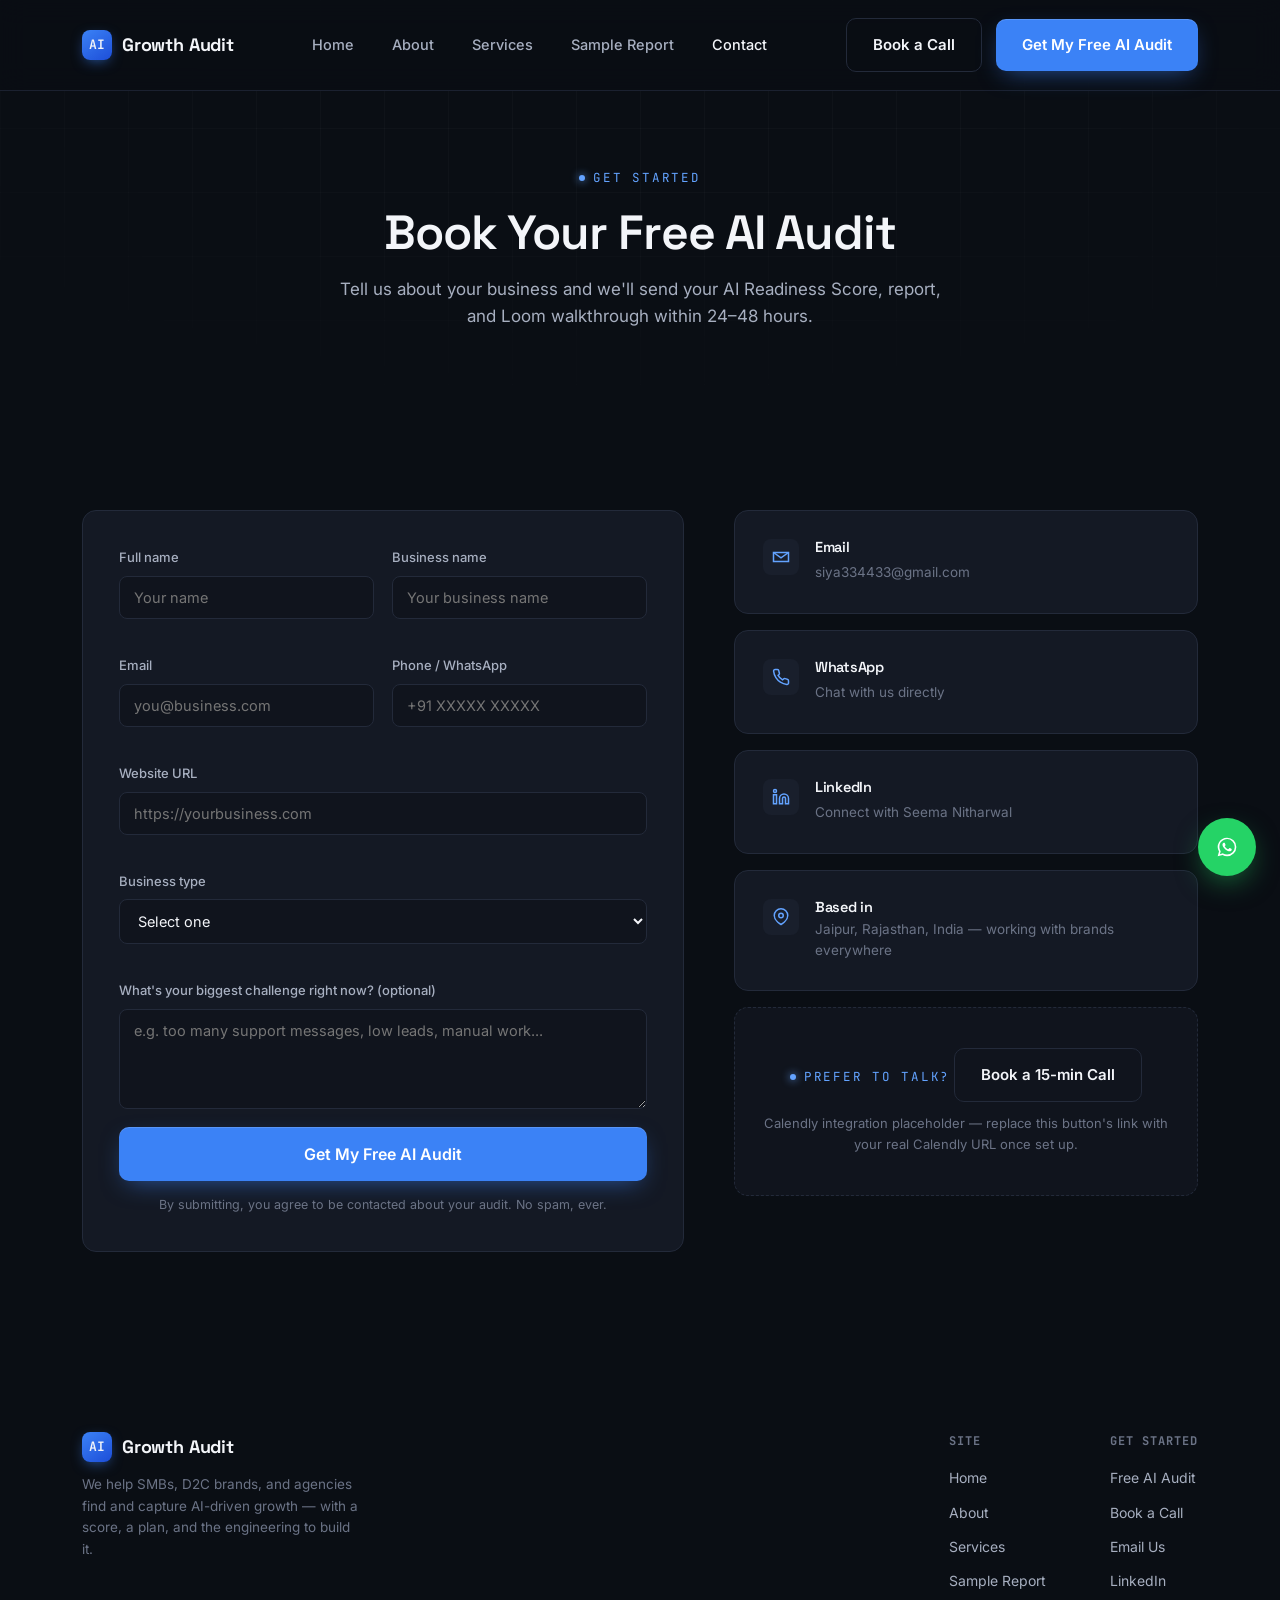
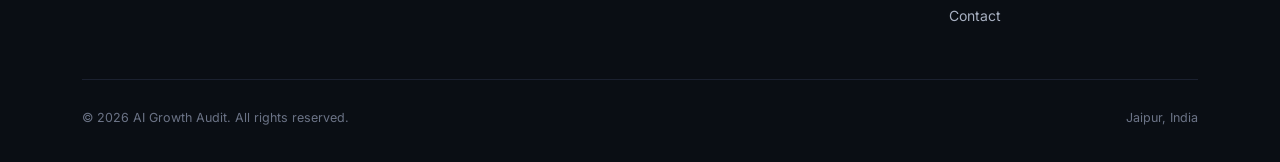
<file: contact.html>
<!DOCTYPE html>
<html lang="en">
<head>
<meta charset="UTF-8">
<meta name="viewport" content="width=device-width, initial-scale=1.0">
<title>Contact — Get Your Free AI Audit</title>
<meta name="description" content="Get your free AI Readiness Audit. Send your website link and business details, or book a call directly.">
<link rel="icon" href="data:image/svg+xml,<svg xmlns=%22http://www.w3.org/2000/svg%22 viewBox=%220 0 100 100%22><rect width=%22100%22 height=%22100%22 rx=%2222%22 fill=%22%233B82F6%22/><text x=%2250%22 y=%2266%22 font-size=%2255%22 text-anchor=%22middle%22 fill=%22white%22 font-family=%22monospace%22>A</text></svg>">
<link rel="stylesheet" href="styles.css">
</head>
<body>

<nav class="nav">
  <div class="nav-inner">
    <a href="index.html" class="logo"><span class="logo-mark">AI</span> Growth Audit</a>
    <ul class="nav-links">
      <li><a href="index.html">Home</a></li>
      <li><a href="about.html">About</a></li>
      <li><a href="services.html">Services</a></li>
      <li><a href="sample-report.html">Sample Report</a></li>
      <li><a href="contact.html" class="active">Contact</a></li>
    </ul>
    <div class="nav-cta">
      <a href="contact.html" class="btn btn-secondary">Book a Call</a>
      <a href="contact.html" class="btn btn-primary">Get My Free AI Audit</a>
    </div>
    <button class="nav-toggle" aria-label="Menu"><span></span><span></span><span></span></button>
  </div>
</nav>

<section class="page-hero">
  <div class="container reveal in">
    <span class="eyebrow" style="justify-content:center;">Get Started</span>
    <h1>Book Your Free AI Audit</h1>
    <p>Tell us about your business and we'll send your AI Readiness Score, report, and Loom walkthrough within 24–48 hours.</p>
  </div>
</section>

<section class="section" style="border-bottom:none;">
  <div class="container">
    <div class="contact-grid">

      <!-- Form -->
      <div class="reveal in">
        <div class="form-card">
          <form id="audit-form" data-formsubmit="https://formsubmit.co/ajax/siya334433@gmail.com">
            <input type="hidden" name="_subject" value="New Free AI Audit Request">
            <input type="text" name="_honey" style="display:none" tabindex="-1" autocomplete="off">
            <div class="form-grid">
              <div class="field">
                <label for="name">Full name</label>
                <input type="text" id="name" name="name" placeholder="Your name" required>
              </div>
              <div class="field">
                <label for="business">Business name</label>
                <input type="text" id="business" name="business" placeholder="Your business name" required>
              </div>
              <div class="field">
                <label for="email">Email</label>
                <input type="email" id="email" name="email" placeholder="you@business.com" required>
              </div>
              <div class="field">
                <label for="phone">Phone / WhatsApp</label>
                <input type="tel" id="phone" name="phone" placeholder="+91 XXXXX XXXXX" required>
              </div>
              <div class="field full">
                <label for="website">Website URL</label>
                <input type="url" id="website" name="website" placeholder="https://yourbusiness.com" required>
              </div>
              <div class="field full">
                <label for="type">Business type</label>
                <select id="type" name="type" required>
                  <option value="" disabled selected>Select one</option>
                  <option>E-commerce / D2C brand</option>
                  <option>Jewelry brand</option>
                  <option>Fashion brand</option>
                  <option>Agency</option>
                  <option>Service business</option>
                  <option>Other</option>
                </select>
              </div>
              <div class="field full">
                <label for="notes">What's your biggest challenge right now? (optional)</label>
                <textarea id="notes" name="notes" placeholder="e.g. too many support messages, low leads, manual work..."></textarea>
              </div>
            </div>
            <button type="submit" class="btn btn-primary btn-block btn-lg">Get My Free AI Audit</button>
            <p class="form-note">By submitting, you agree to be contacted about your audit. No spam, ever.</p>
          </form>
        </div>
      </div>

      <!-- Info + Calendly -->
      <div class="reveal in" style="transition-delay:.1s">
        <div class="contact-info-card">
          <div class="icn">
            <svg width="18" height="18" viewBox="0 0 24 24" fill="none" stroke="currentColor" stroke-width="2"><path d="M4 4h16v16H4z" opacity="0"/><path d="M22 6l-10 7L2 6"/><path d="M2 6h20v12H2z"/></svg>
          </div>
          <div>
            <h4>Email</h4>
            <a href="mailto:siya334433@gmail.com">siya334433@gmail.com</a>
          </div>
        </div>
        <div class="contact-info-card">
          <div class="icn">
            <svg width="18" height="18" viewBox="0 0 24 24" fill="none" stroke="currentColor" stroke-width="2"><path d="M22 16.92v3a2 2 0 01-2.18 2 19.79 19.79 0 01-8.63-3.07 19.5 19.5 0 01-6-6 19.79 19.79 0 01-3.07-8.67A2 2 0 014.11 2h3a2 2 0 012 1.72c.127.96.362 1.903.7 2.81a2 2 0 01-.45 2.11L8.09 9.91a16 16 0 006 6l1.27-1.27a2 2 0 012.11-.45c.907.338 1.85.573 2.81.7A2 2 0 0122 16.92z"/></svg>
          </div>
          <div>
            <h4>WhatsApp</h4>
            <a href="https://wa.me/919983005432" target="_blank" rel="noopener">Chat with us directly</a>
          </div>
        </div>
        <div class="contact-info-card">
          <div class="icn">
            <svg width="18" height="18" viewBox="0 0 24 24" fill="none" stroke="currentColor" stroke-width="2"><path d="M16 8a6 6 0 016 6v7h-4v-7a2 2 0 00-2-2 2 2 0 00-2 2v7h-4v-7a6 6 0 016-6z"/><rect x="2" y="9" width="4" height="12"/><circle cx="4" cy="4" r="2"/></svg>
          </div>
          <div>
            <h4>LinkedIn</h4>
            <a href="https://www.linkedin.com/in/seema-nitharwal/" target="_blank" rel="noopener">Connect with Seema Nitharwal</a>
          </div>
        </div>
        <div class="contact-info-card">
          <div class="icn">
            <svg width="18" height="18" viewBox="0 0 24 24" fill="none" stroke="currentColor" stroke-width="2"><path d="M21 10c0 7-9 12-9 12s-9-5-9-12a9 9 0 0118 0z"/><circle cx="12" cy="10" r="3"/></svg>
          </div>
          <div>
            <h4>Based in</h4>
            <p>Jaipur, Rajasthan, India — working with brands everywhere</p>
          </div>
        </div>

        <div class="calendly-placeholder">
          <div class="eyebrow" style="justify-content:center;">Prefer to talk?</div>
          <a href="#" class="btn btn-secondary" onclick="alert('Add your Calendly embed or link here — e.g. calendly.com/your-username'); return false;">Book a 15-min Call</a>
          <p>Calendly integration placeholder — replace this button's link with your real Calendly URL once set up.</p>
        </div>
      </div>
    </div>
  </div>
</section>

<footer>
  <div class="container">
    <div class="footer-top">
      <div class="footer-brand">
        <a href="index.html" class="logo"><span class="logo-mark">AI</span> Growth Audit</a>
        <p>We help SMBs, D2C brands, and agencies find and capture AI-driven growth — with a score, a plan, and the engineering to build it.</p>
      </div>
      <div class="footer-cols">
        <div class="footer-col">
          <h5>Site</h5>
          <a href="index.html">Home</a>
          <a href="about.html">About</a>
          <a href="services.html">Services</a>
          <a href="sample-report.html">Sample Report</a>
          <a href="contact.html">Contact</a>
        </div>
        <div class="footer-col">
          <h5>Get Started</h5>
          <a href="contact.html">Free AI Audit</a>
          <a href="contact.html">Book a Call</a>
          <a href="mailto:siya334433@gmail.com">Email Us</a>
          <a href="https://www.linkedin.com/in/seema-nitharwal/" target="_blank" rel="noopener">LinkedIn</a>
        </div>
      </div>
    </div>
    <div class="footer-bottom">
      <span>© 2026 AI Growth Audit. All rights reserved.</span>
      <span>Jaipur, India</span>
    </div>
  </div>
</footer>

<a href="https://wa.me/919983005432?text=Hi!%20I'd%20like%20to%20get%20a%20free%20AI%20audit%20for%20my%20business." class="wa-float" target="_blank" rel="noopener" aria-label="Chat on WhatsApp">
  <svg viewBox="0 0 24 24" fill="white"><path d="M17.6 6.32A7.85 7.85 0 0012.05 4a7.94 7.94 0 00-6.9 11.9L4 20l4.2-1.1a7.9 7.9 0 003.85 1h.01a7.94 7.94 0 007.94-7.93 7.9 7.9 0 00-2.4-5.65zm-5.55 12.2h-.01a6.6 6.6 0 01-3.36-.92l-.24-.14-2.5.65.67-2.44-.16-.25a6.6 6.6 0 01-1.01-3.5 6.6 6.6 0 0111.27-4.66 6.55 6.55 0 011.94 4.67 6.6 6.6 0 01-6.6 6.59zm3.62-4.94c-.2-.1-1.17-.58-1.35-.64-.18-.07-.31-.1-.44.1s-.51.64-.62.77-.23.15-.42.05a5.4 5.4 0 01-1.6-.98 6 6 0 01-1.1-1.37c-.12-.2 0-.3.09-.4s.2-.23.29-.35a1.3 1.3 0 00.2-.33.37.37 0 000-.35c-.05-.1-.44-1.06-.6-1.45-.16-.38-.32-.33-.44-.33h-.38a.72.72 0 00-.52.24 2.2 2.2 0 00-.68 1.63 3.8 3.8 0 00.8 2.03 8.7 8.7 0 003.33 2.94c.47.2.83.32 1.11.41a2.67 2.67 0 001.23.08c.37-.06 1.17-.48 1.34-.94s.17-.86.12-.94-.18-.13-.38-.23z"/></svg>
</a>

<script src="script.js"></script>
</body>
</html>
</file>
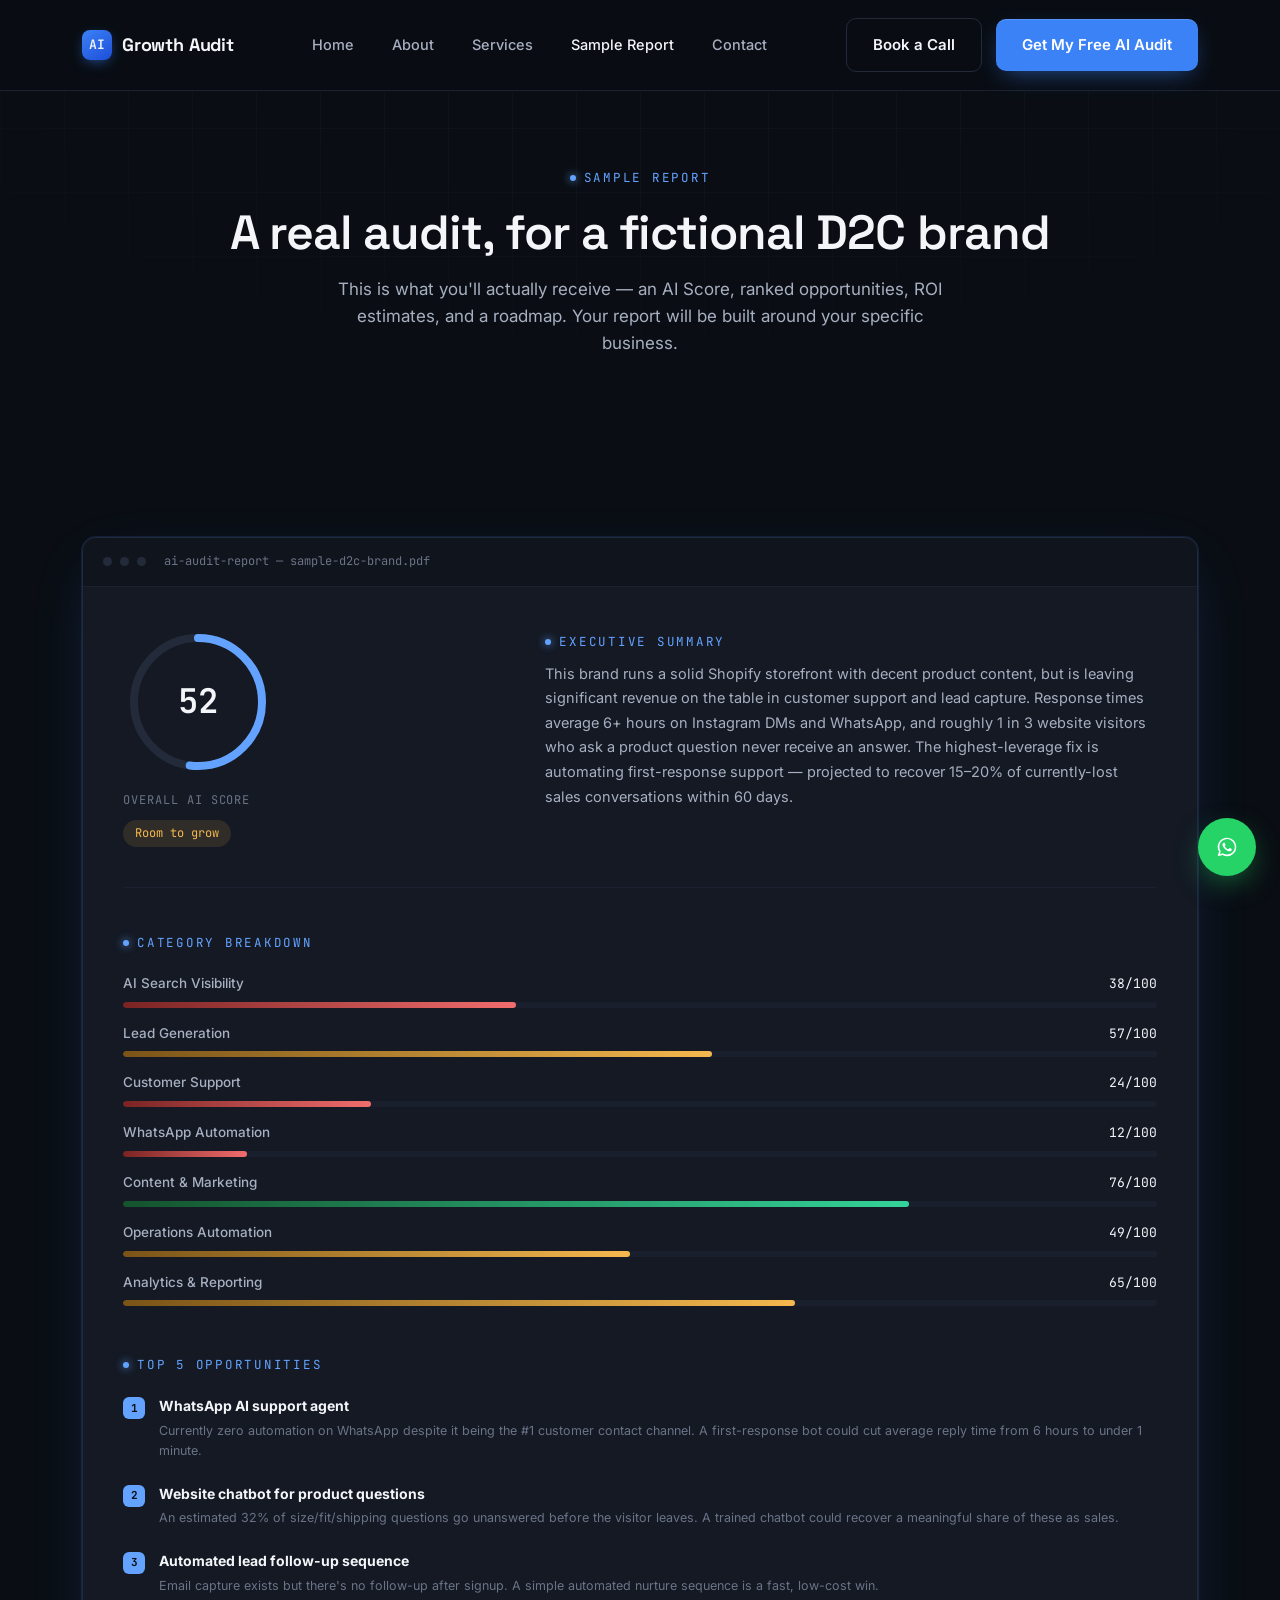
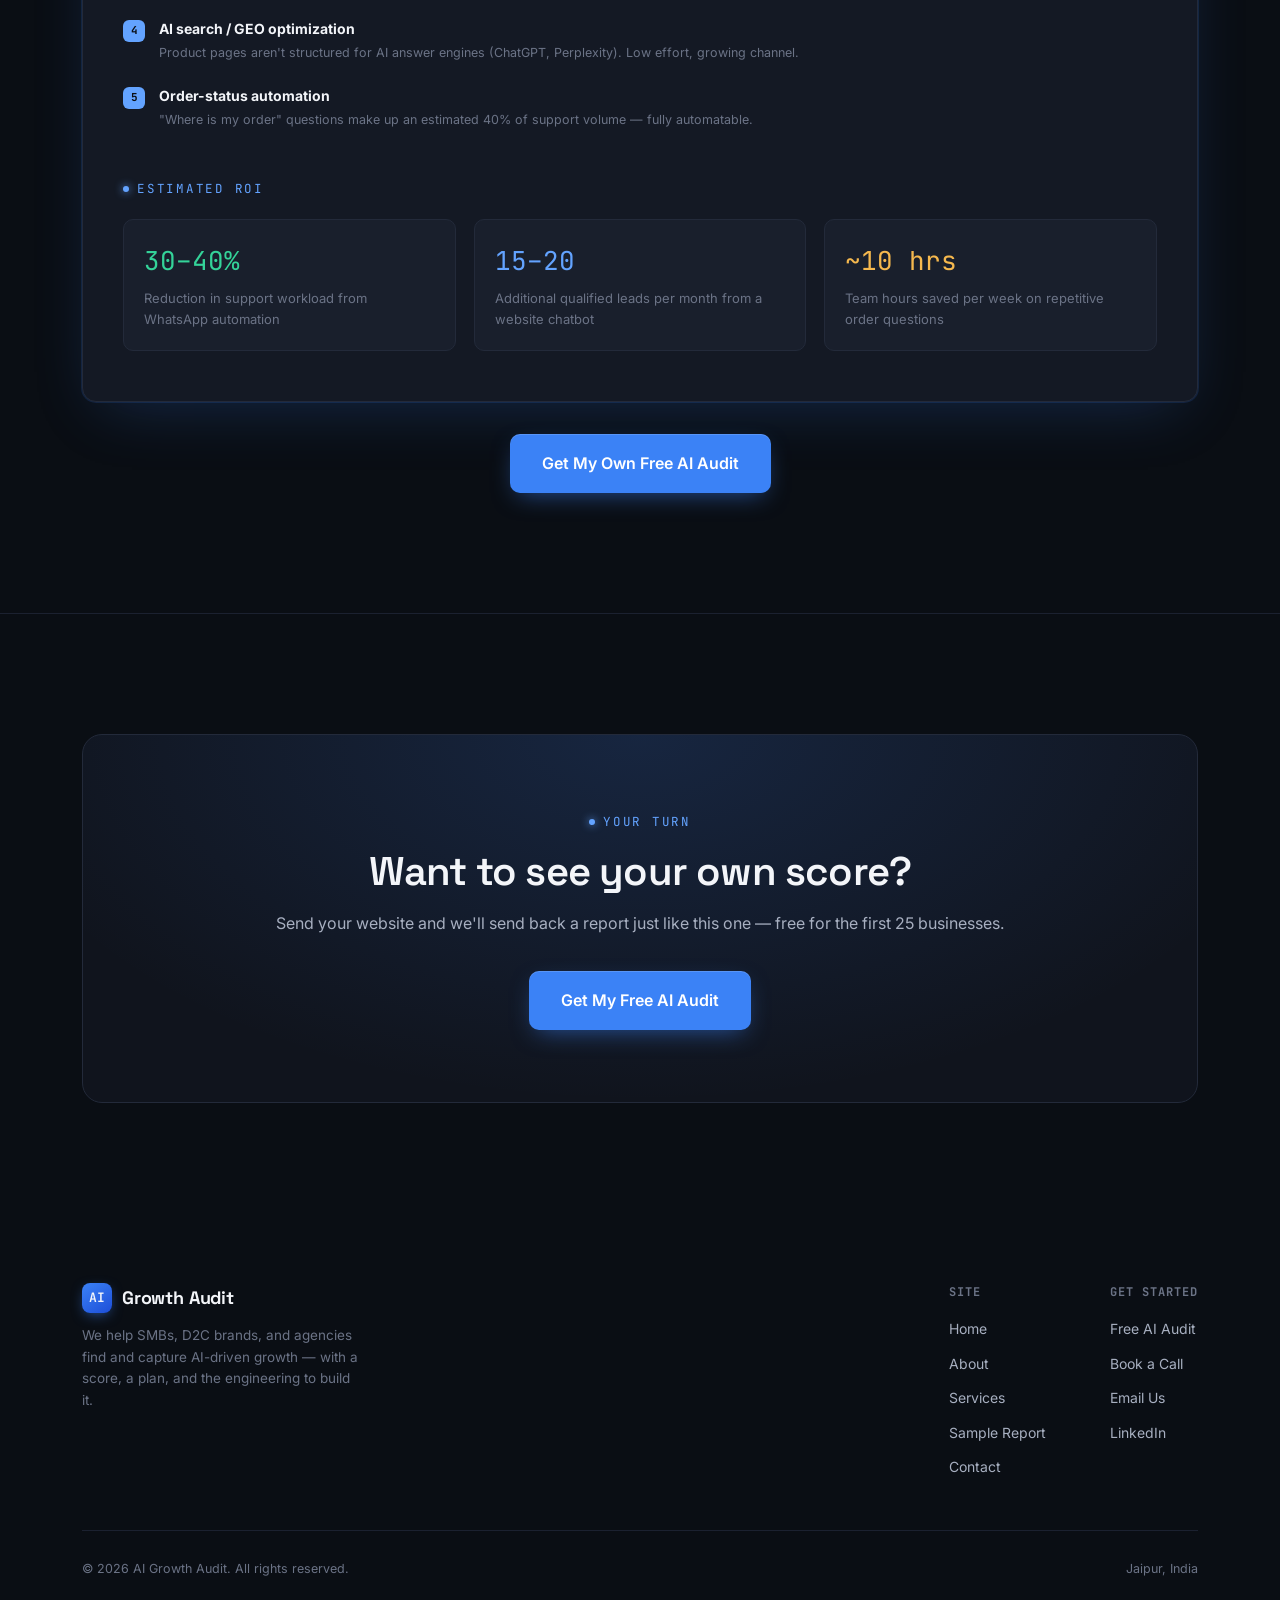
<file: sample-report.html>
<!DOCTYPE html>
<html lang="en">
<head>
<meta charset="UTF-8">
<meta name="viewport" content="width=device-width, initial-scale=1.0">
<title>Sample Audit Report — AI Growth Audit</title>
<meta name="description" content="See a full sample AI Readiness Audit — score, opportunities, ROI estimates, and implementation roadmap.">
<link rel="icon" href="data:image/svg+xml,<svg xmlns=%22http://www.w3.org/2000/svg%22 viewBox=%220 0 100 100%22><rect width=%22100%22 height=%22100%22 rx=%2222%22 fill=%22%233B82F6%22/><text x=%2250%22 y=%2266%22 font-size=%2255%22 text-anchor=%22middle%22 fill=%22white%22 font-family=%22monospace%22>A</text></svg>">
<link rel="stylesheet" href="styles.css">
</head>
<body>

<nav class="nav">
  <div class="nav-inner">
    <a href="index.html" class="logo"><span class="logo-mark">AI</span> Growth Audit</a>
    <ul class="nav-links">
      <li><a href="index.html">Home</a></li>
      <li><a href="about.html">About</a></li>
      <li><a href="services.html">Services</a></li>
      <li><a href="sample-report.html" class="active">Sample Report</a></li>
      <li><a href="contact.html">Contact</a></li>
    </ul>
    <div class="nav-cta">
      <a href="contact.html" class="btn btn-secondary">Book a Call</a>
      <a href="contact.html" class="btn btn-primary">Get My Free AI Audit</a>
    </div>
    <button class="nav-toggle" aria-label="Menu"><span></span><span></span><span></span></button>
  </div>
</nav>

<section class="page-hero">
  <div class="container reveal in">
    <span class="eyebrow" style="justify-content:center;">Sample Report</span>
    <h1>A real audit, for a fictional D2C brand</h1>
    <p>This is what you'll actually receive — an AI Score, ranked opportunities, ROI estimates, and a roadmap. Your report will be built around your specific business.</p>
  </div>
</section>

<section class="section">
  <div class="container">
    <div class="report-mock reveal">
      <div class="report-mock-bar">
        <span class="dot"></span><span class="dot"></span><span class="dot"></span>
        <span class="filename">ai-audit-report — sample-d2c-brand.pdf</span>
      </div>
      <div style="padding: 40px;">

        <!-- Page 1: Executive summary -->
        <div style="display:grid; grid-template-columns: 1fr 1.6fr; gap: 40px; padding-bottom: 40px; border-bottom: 1px solid var(--border-soft); margin-bottom: 40px;">
          <div class="report-score-block" style="text-align:left;">
            <div class="score-ring" style="margin: 0 0 14px;">
              <svg viewBox="0 0 150 150" width="150" height="150">
                <circle class="score-ring-bg" cx="75" cy="75" r="64" stroke-width="11"></circle>
                <circle class="score-ring-fill" cx="75" cy="75" r="64" stroke-width="11" data-value="52"></circle>
              </svg>
              <div class="score-ring-num">52</div>
            </div>
            <div class="score-label">OVERALL AI SCORE</div>
            <div class="report-grade" style="background:rgba(245,184,78,0.12); color:var(--amber);">Room to grow</div>
          </div>
          <div>
            <div class="eyebrow" style="margin-bottom:10px;">Executive Summary</div>
            <p style="color:var(--text-dim); font-size:14.5px; line-height:1.7;">This brand runs a solid Shopify storefront with decent product content, but is leaving significant revenue on the table in customer support and lead capture. Response times average 6+ hours on Instagram DMs and WhatsApp, and roughly 1 in 3 website visitors who ask a product question never receive an answer. The highest-leverage fix is automating first-response support — projected to recover 15–20% of currently-lost sales conversations within 60 days.</p>
          </div>
        </div>

        <!-- Category scores -->
        <div class="eyebrow" style="margin-bottom: 20px;">Category Breakdown</div>
        <div class="score-rows" style="margin-bottom: 44px;">
          <div class="score-row">
            <div class="score-row-top"><span class="cat">AI Search Visibility</span><span class="val">38/100</span></div>
            <div class="bar-track"><div class="bar-fill low" data-value="38"></div></div>
          </div>
          <div class="score-row">
            <div class="score-row-top"><span class="cat">Lead Generation</span><span class="val">57/100</span></div>
            <div class="bar-track"><div class="bar-fill mid" data-value="57"></div></div>
          </div>
          <div class="score-row">
            <div class="score-row-top"><span class="cat">Customer Support</span><span class="val">24/100</span></div>
            <div class="bar-track"><div class="bar-fill low" data-value="24"></div></div>
          </div>
          <div class="score-row">
            <div class="score-row-top"><span class="cat">WhatsApp Automation</span><span class="val">12/100</span></div>
            <div class="bar-track"><div class="bar-fill low" data-value="12"></div></div>
          </div>
          <div class="score-row">
            <div class="score-row-top"><span class="cat">Content & Marketing</span><span class="val">76/100</span></div>
            <div class="bar-track"><div class="bar-fill good" data-value="76"></div></div>
          </div>
          <div class="score-row">
            <div class="score-row-top"><span class="cat">Operations Automation</span><span class="val">49/100</span></div>
            <div class="bar-track"><div class="bar-fill mid" data-value="49"></div></div>
          </div>
          <div class="score-row">
            <div class="score-row-top"><span class="cat">Analytics & Reporting</span><span class="val">65/100</span></div>
            <div class="bar-track"><div class="bar-fill mid" data-value="65"></div></div>
          </div>
        </div>

        <!-- Page 2: Top 5 opportunities -->
        <div class="eyebrow" style="margin-bottom: 20px;">Top 5 Opportunities</div>
        <div class="report-opps" style="margin-bottom: 44px; gap: 22px;">
          <div class="opp-row">
            <span class="opp-badge">1</span>
            <div><h5>WhatsApp AI support agent</h5><p>Currently zero automation on WhatsApp despite it being the #1 customer contact channel. A first-response bot could cut average reply time from 6 hours to under 1 minute.</p></div>
          </div>
          <div class="opp-row">
            <span class="opp-badge">2</span>
            <div><h5>Website chatbot for product questions</h5><p>An estimated 32% of size/fit/shipping questions go unanswered before the visitor leaves. A trained chatbot could recover a meaningful share of these as sales.</p></div>
          </div>
          <div class="opp-row">
            <span class="opp-badge">3</span>
            <div><h5>Automated lead follow-up sequence</h5><p>Email capture exists but there's no follow-up after signup. A simple automated nurture sequence is a fast, low-cost win.</p></div>
          </div>
          <div class="opp-row">
            <span class="opp-badge">4</span>
            <div><h5>AI search / GEO optimization</h5><p>Product pages aren't structured for AI answer engines (ChatGPT, Perplexity). Low effort, growing channel.</p></div>
          </div>
          <div class="opp-row">
            <span class="opp-badge">5</span>
            <div><h5>Order-status automation</h5><p>"Where is my order" questions make up an estimated 40% of support volume — fully automatable.</p></div>
          </div>
        </div>

        <!-- Page 3: ROI -->
        <div class="eyebrow" style="margin-bottom: 20px;">Estimated ROI</div>
        <div style="display:grid; grid-template-columns: repeat(3,1fr); gap: 18px; margin-bottom: 10px;">
          <div style="background:var(--surface-2); border:1px solid var(--border); border-radius:10px; padding:20px;">
            <div style="font-family:var(--font-mono); font-size:26px; color:var(--green);">30–40%</div>
            <p style="font-size:13px; color:var(--text-faint); margin-top:6px;">Reduction in support workload from WhatsApp automation</p>
          </div>
          <div style="background:var(--surface-2); border:1px solid var(--border); border-radius:10px; padding:20px;">
            <div style="font-family:var(--font-mono); font-size:26px; color:var(--blue-bright);">15–20</div>
            <p style="font-size:13px; color:var(--text-faint); margin-top:6px;">Additional qualified leads per month from a website chatbot</p>
          </div>
          <div style="background:var(--surface-2); border:1px solid var(--border); border-radius:10px; padding:20px;">
            <div style="font-family:var(--font-mono); font-size:26px; color:var(--amber);">~10 hrs</div>
            <p style="font-size:13px; color:var(--text-faint); margin-top:6px;">Team hours saved per week on repetitive order questions</p>
          </div>
        </div>
      </div>
    </div>

    <div class="text-center mt-32 reveal">
      <a href="contact.html" class="btn btn-primary btn-lg">Get My Own Free AI Audit</a>
    </div>
  </div>
</section>

<section class="section" style="border-bottom:none;">
  <div class="container">
    <div class="cta-final reveal">
      <span class="eyebrow" style="justify-content:center;">Your Turn</span>
      <h2>Want to see your own score?</h2>
      <p>Send your website and we'll send back a report just like this one — free for the first 25 businesses.</p>
      <div class="hero-ctas">
        <a href="contact.html" class="btn btn-primary btn-lg">Get My Free AI Audit</a>
      </div>
    </div>
  </div>
</section>

<footer>
  <div class="container">
    <div class="footer-top">
      <div class="footer-brand">
        <a href="index.html" class="logo"><span class="logo-mark">AI</span> Growth Audit</a>
        <p>We help SMBs, D2C brands, and agencies find and capture AI-driven growth — with a score, a plan, and the engineering to build it.</p>
      </div>
      <div class="footer-cols">
        <div class="footer-col">
          <h5>Site</h5>
          <a href="index.html">Home</a>
          <a href="about.html">About</a>
          <a href="services.html">Services</a>
          <a href="sample-report.html">Sample Report</a>
          <a href="contact.html">Contact</a>
        </div>
        <div class="footer-col">
          <h5>Get Started</h5>
          <a href="contact.html">Free AI Audit</a>
          <a href="contact.html">Book a Call</a>
          <a href="mailto:siya334433@gmail.com">Email Us</a>
          <a href="https://www.linkedin.com/in/seema-nitharwal/" target="_blank" rel="noopener">LinkedIn</a>
        </div>
      </div>
    </div>
    <div class="footer-bottom">
      <span>© 2026 AI Growth Audit. All rights reserved.</span>
      <span>Jaipur, India</span>
    </div>
  </div>
</footer>

<a href="https://wa.me/919983005432?text=Hi!%20I'd%20like%20to%20get%20a%20free%20AI%20audit%20for%20my%20business." class="wa-float" target="_blank" rel="noopener" aria-label="Chat on WhatsApp">
  <svg viewBox="0 0 24 24" fill="white"><path d="M17.6 6.32A7.85 7.85 0 0012.05 4a7.94 7.94 0 00-6.9 11.9L4 20l4.2-1.1a7.9 7.9 0 003.85 1h.01a7.94 7.94 0 007.94-7.93 7.9 7.9 0 00-2.4-5.65zm-5.55 12.2h-.01a6.6 6.6 0 01-3.36-.92l-.24-.14-2.5.65.67-2.44-.16-.25a6.6 6.6 0 01-1.01-3.5 6.6 6.6 0 0111.27-4.66 6.55 6.55 0 011.94 4.67 6.6 6.6 0 01-6.6 6.59zm3.62-4.94c-.2-.1-1.17-.58-1.35-.64-.18-.07-.31-.1-.44.1s-.51.64-.62.77-.23.15-.42.05a5.4 5.4 0 01-1.6-.98 6 6 0 01-1.1-1.37c-.12-.2 0-.3.09-.4s.2-.23.29-.35a1.3 1.3 0 00.2-.33.37.37 0 000-.35c-.05-.1-.44-1.06-.6-1.45-.16-.38-.32-.33-.44-.33h-.38a.72.72 0 00-.52.24 2.2 2.2 0 00-.68 1.63 3.8 3.8 0 00.8 2.03 8.7 8.7 0 003.33 2.94c.47.2.83.32 1.11.41a2.67 2.67 0 001.23.08c.37-.06 1.17-.48 1.34-.94s.17-.86.12-.94-.18-.13-.38-.23z"/></svg>
</a>

<script src="script.js"></script>
</body>
</html>
</file>
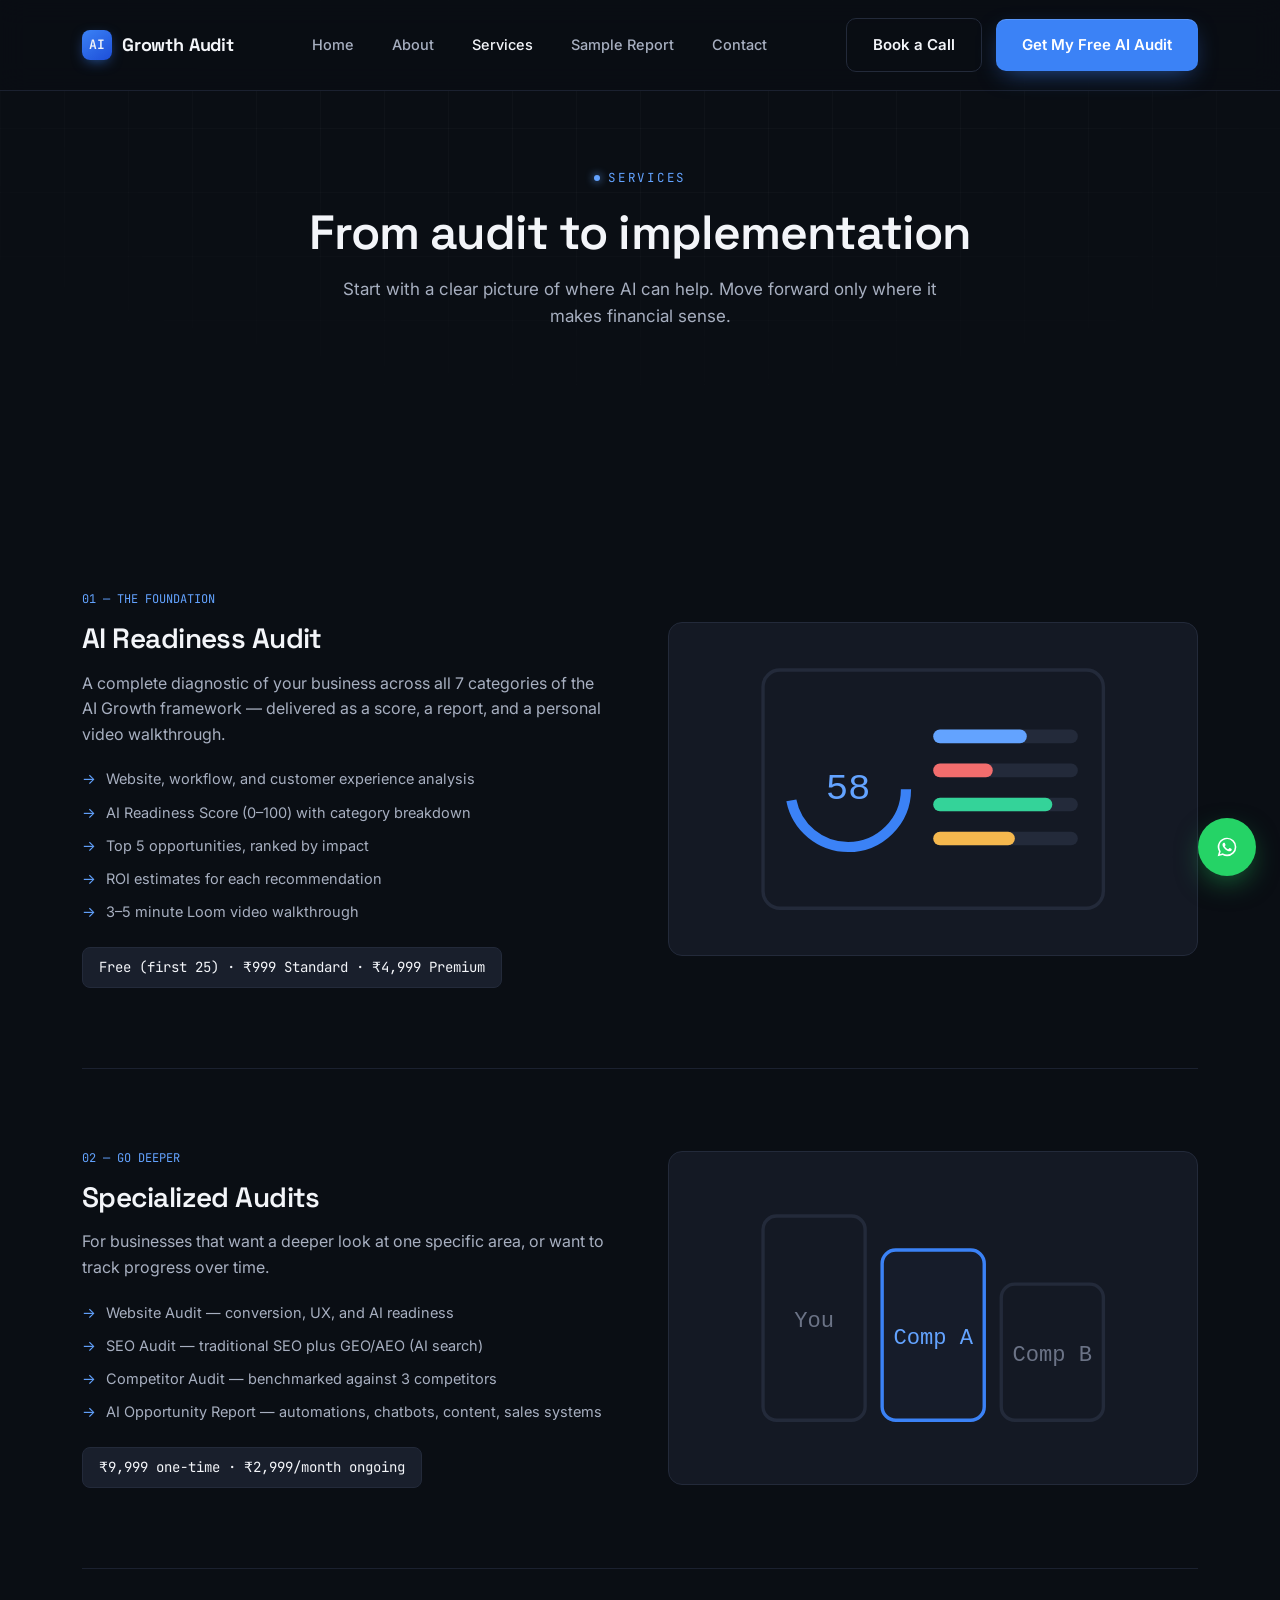
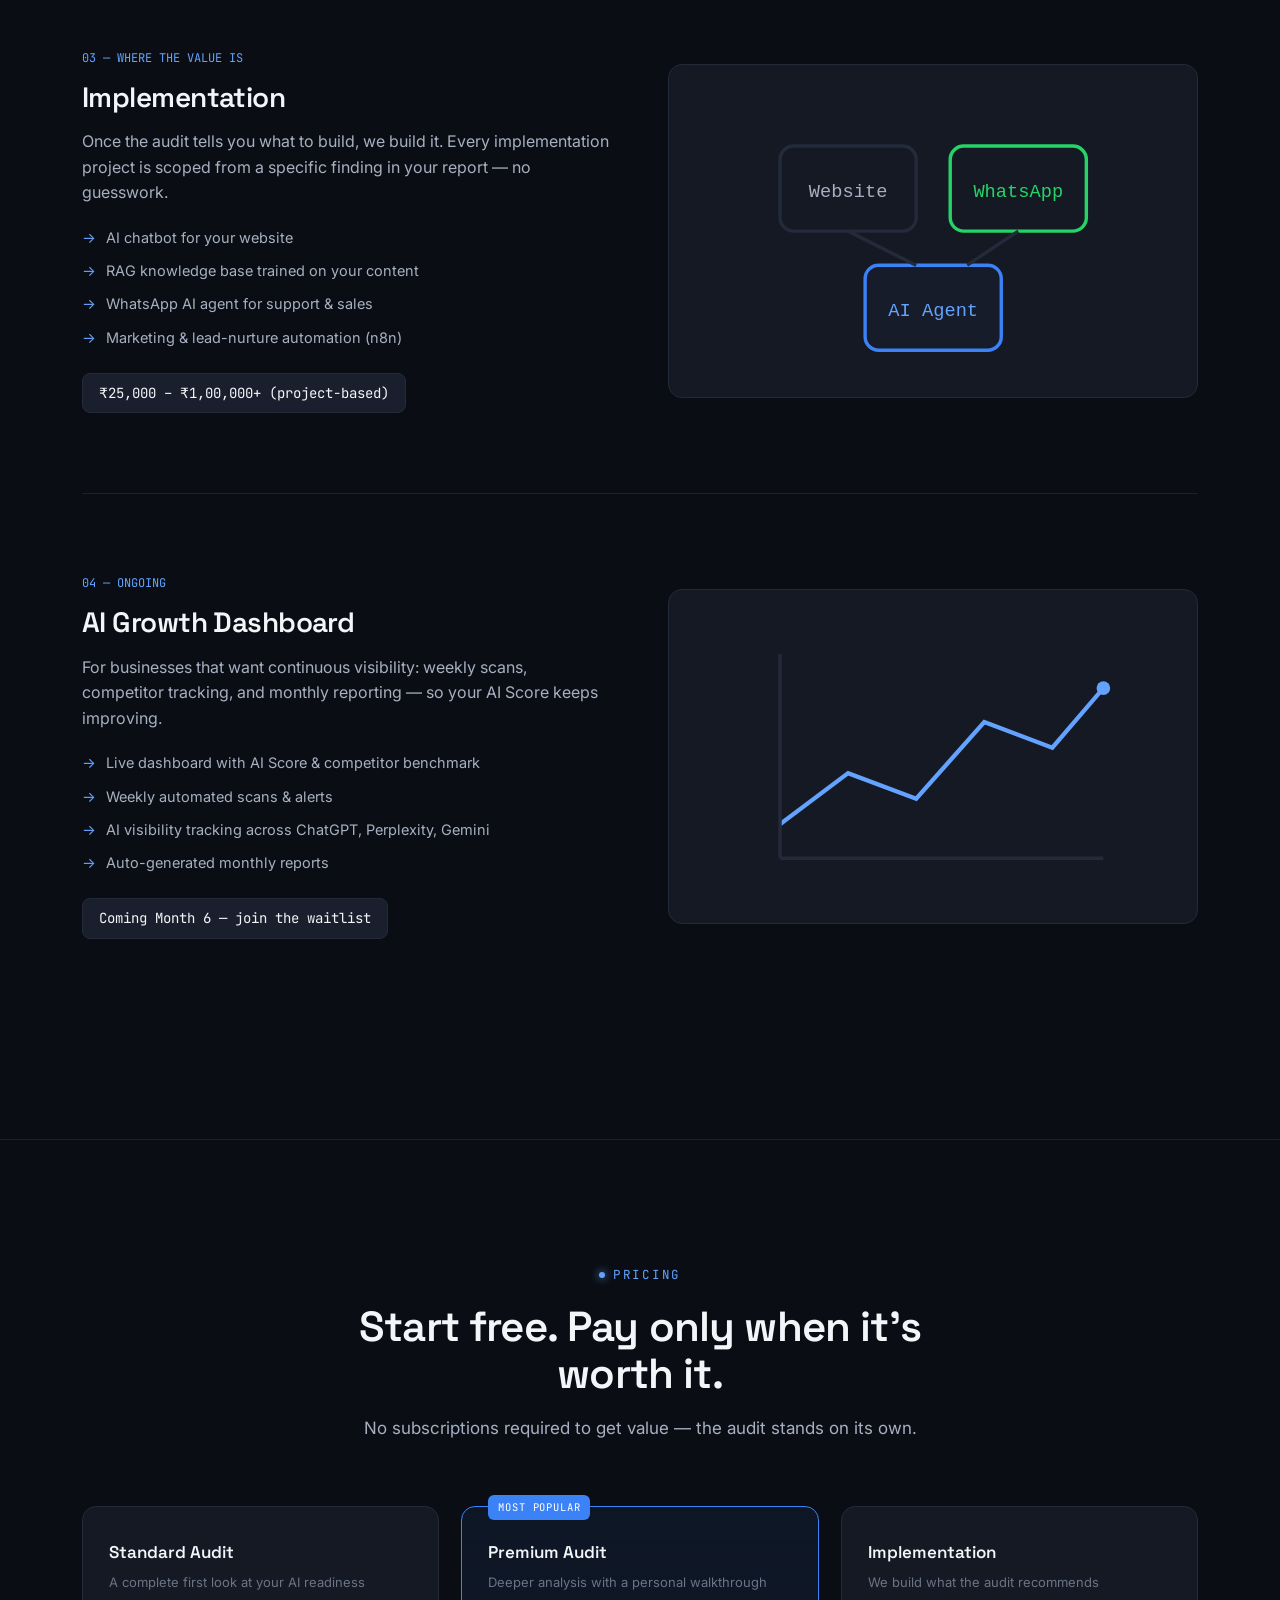
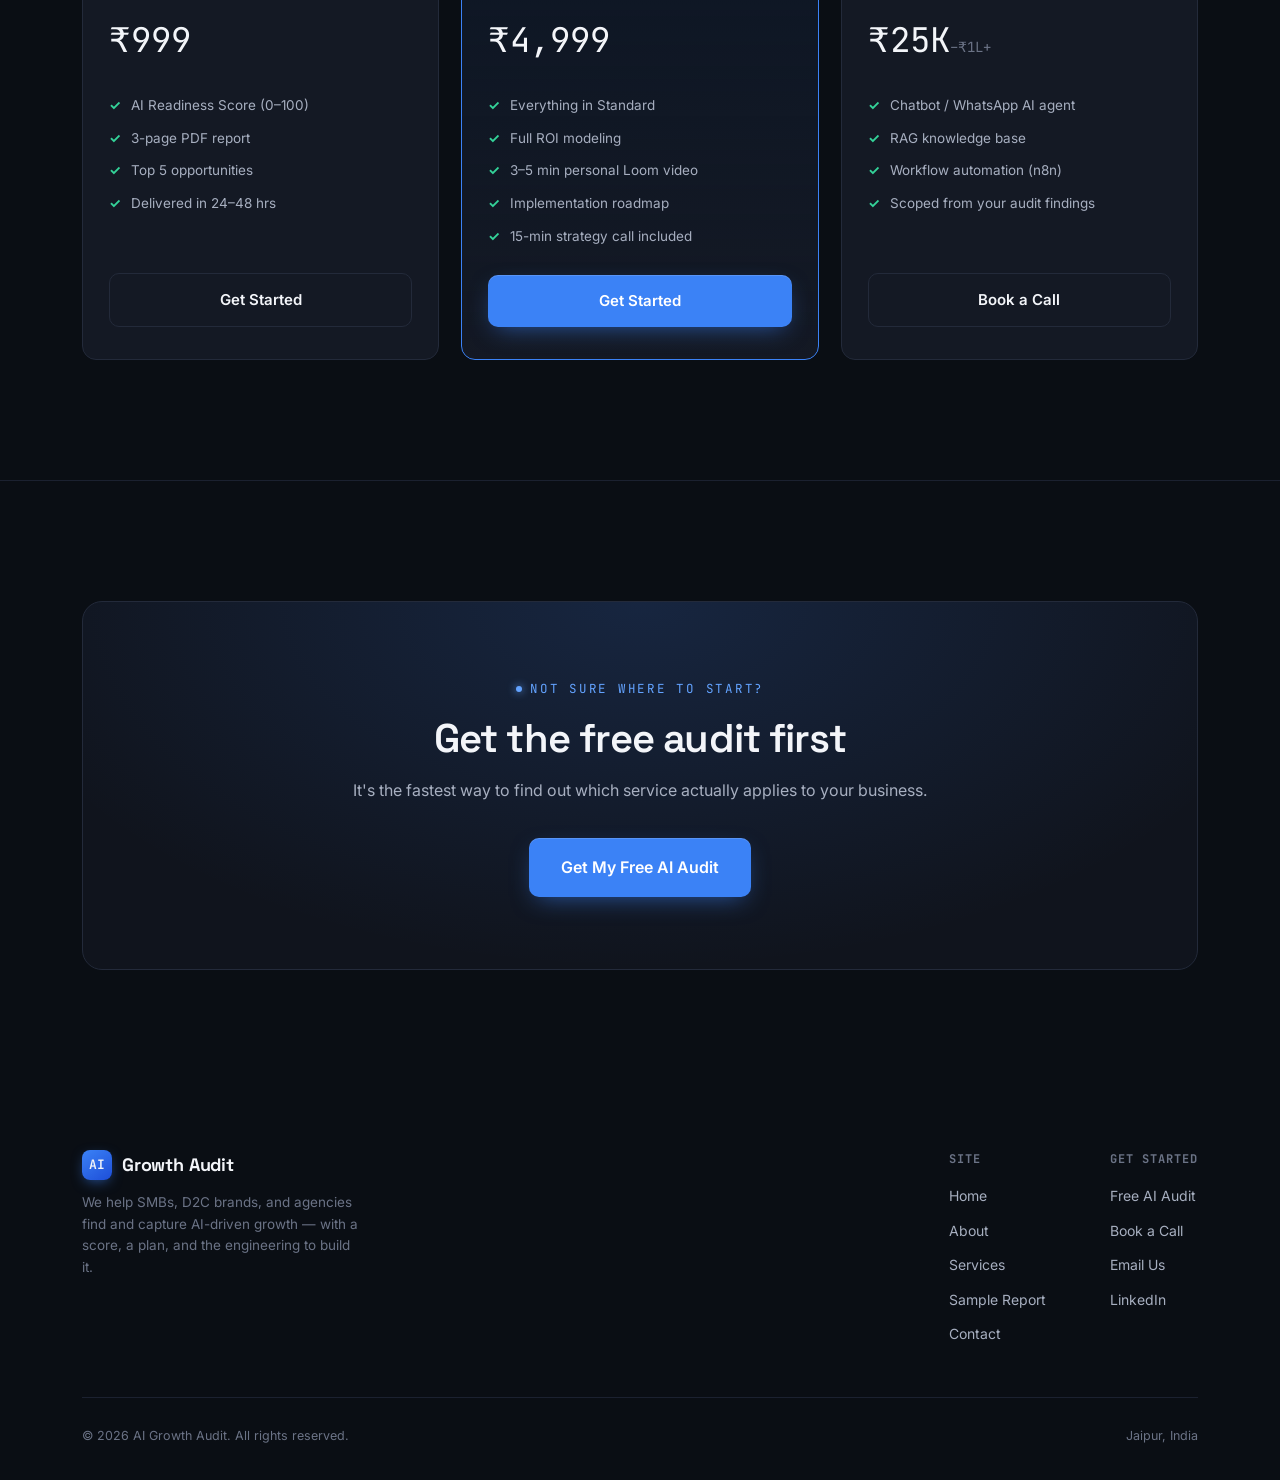
<file: services.html>
<!DOCTYPE html>
<html lang="en">
<head>
<meta charset="UTF-8">
<meta name="viewport" content="width=device-width, initial-scale=1.0">
<title>Services & Pricing — AI Growth Audit</title>
<meta name="description" content="From a free AI Readiness Audit to full implementation of chatbots, WhatsApp automation, and AI systems — explore AI Growth Audit's services and pricing.">
<link rel="icon" href="data:image/svg+xml,<svg xmlns=%22http://www.w3.org/2000/svg%22 viewBox=%220 0 100 100%22><rect width=%22100%22 height=%22100%22 rx=%2222%22 fill=%22%233B82F6%22/><text x=%2250%22 y=%2266%22 font-size=%2255%22 text-anchor=%22middle%22 fill=%22white%22 font-family=%22monospace%22>A</text></svg>">
<link rel="stylesheet" href="styles.css">
</head>
<body>

<nav class="nav">
  <div class="nav-inner">
    <a href="index.html" class="logo"><span class="logo-mark">AI</span> Growth Audit</a>
    <ul class="nav-links">
      <li><a href="index.html">Home</a></li>
      <li><a href="about.html">About</a></li>
      <li><a href="services.html" class="active">Services</a></li>
      <li><a href="sample-report.html">Sample Report</a></li>
      <li><a href="contact.html">Contact</a></li>
    </ul>
    <div class="nav-cta">
      <a href="contact.html" class="btn btn-secondary">Book a Call</a>
      <a href="contact.html" class="btn btn-primary">Get My Free AI Audit</a>
    </div>
    <button class="nav-toggle" aria-label="Menu"><span></span><span></span><span></span></button>
  </div>
</nav>

<section class="page-hero">
  <div class="container reveal in">
    <span class="eyebrow" style="justify-content:center;">Services</span>
    <h1>From audit to implementation</h1>
    <p>Start with a clear picture of where AI can help. Move forward only where it makes financial sense.</p>
  </div>
</section>

<!-- Service 1 -->
<section class="section">
  <div class="container">
    <div class="service-block reveal">
      <div class="service-copy">
        <span class="tag">01 — THE FOUNDATION</span>
        <h3>AI Readiness Audit</h3>
        <p>A complete diagnostic of your business across all 7 categories of the AI Growth framework — delivered as a score, a report, and a personal video walkthrough.</p>
        <ul>
          <li>Website, workflow, and customer experience analysis</li>
          <li>AI Readiness Score (0–100) with category breakdown</li>
          <li>Top 5 opportunities, ranked by impact</li>
          <li>ROI estimates for each recommendation</li>
          <li>3–5 minute Loom video walkthrough</li>
        </ul>
        <span class="service-price">Free (first 25) · ₹999 Standard · ₹4,999 Premium</span>
      </div>
      <div class="service-visual">
        <svg width="80%" viewBox="0 0 220 160" fill="none">
          <rect x="10" y="10" width="200" height="140" rx="10" stroke="#232A3A" stroke-width="2" fill="#141924"/>
          <circle cx="60" cy="80" r="34" stroke="#3B82F6" stroke-width="6" fill="none" stroke-dasharray="160" stroke-dashoffset="60"/>
          <text x="60" y="86" text-anchor="middle" fill="#63A3FF" font-family="monospace" font-size="22">58</text>
          <rect x="110" y="45" width="85" height="8" rx="4" fill="#232A3A"/>
          <rect x="110" y="45" width="55" height="8" rx="4" fill="#63A3FF"/>
          <rect x="110" y="65" width="85" height="8" rx="4" fill="#232A3A"/>
          <rect x="110" y="65" width="35" height="8" rx="4" fill="#F26D6D"/>
          <rect x="110" y="85" width="85" height="8" rx="4" fill="#232A3A"/>
          <rect x="110" y="85" width="70" height="8" rx="4" fill="#34D399"/>
          <rect x="110" y="105" width="85" height="8" rx="4" fill="#232A3A"/>
          <rect x="110" y="105" width="48" height="8" rx="4" fill="#F5B84E"/>
        </svg>
      </div>
    </div>

    <!-- Service 2 -->
    <div class="service-block rev reveal">
      <div class="service-copy">
        <span class="tag">02 — GO DEEPER</span>
        <h3>Specialized Audits</h3>
        <p>For businesses that want a deeper look at one specific area, or want to track progress over time.</p>
        <ul>
          <li>Website Audit — conversion, UX, and AI readiness</li>
          <li>SEO Audit — traditional SEO plus GEO/AEO (AI search)</li>
          <li>Competitor Audit — benchmarked against 3 competitors</li>
          <li>AI Opportunity Report — automations, chatbots, content, sales systems</li>
        </ul>
        <span class="service-price">₹9,999 one-time · ₹2,999/month ongoing</span>
      </div>
      <div class="service-visual">
        <svg width="80%" viewBox="0 0 220 160" fill="none">
          <rect x="10" y="20" width="60" height="120" rx="8" stroke="#232A3A" stroke-width="2" fill="#141924"/>
          <rect x="80" y="40" width="60" height="100" rx="8" stroke="#3B82F6" stroke-width="2" fill="#161c2a"/>
          <rect x="150" y="60" width="60" height="80" rx="8" stroke="#232A3A" stroke-width="2" fill="#141924"/>
          <text x="40" y="85" text-anchor="middle" fill="#6B7386" font-family="monospace" font-size="13">You</text>
          <text x="110" y="95" text-anchor="middle" fill="#63A3FF" font-family="monospace" font-size="13">Comp A</text>
          <text x="180" y="105" text-anchor="middle" fill="#6B7386" font-family="monospace" font-size="13">Comp B</text>
        </svg>
      </div>
    </div>

    <!-- Service 3 -->
    <div class="service-block reveal">
      <div class="service-copy">
        <span class="tag">03 — WHERE THE VALUE IS</span>
        <h3>Implementation</h3>
        <p>Once the audit tells you what to build, we build it. Every implementation project is scoped from a specific finding in your report — no guesswork.</p>
        <ul>
          <li>AI chatbot for your website</li>
          <li>RAG knowledge base trained on your content</li>
          <li>WhatsApp AI agent for support & sales</li>
          <li>Marketing & lead-nurture automation (n8n)</li>
        </ul>
        <span class="service-price">₹25,000 – ₹1,00,000+ (project-based)</span>
      </div>
      <div class="service-visual">
        <svg width="80%" viewBox="0 0 220 160" fill="none">
          <rect x="20" y="30" width="80" height="50" rx="8" stroke="#232A3A" stroke-width="2" fill="#141924"/>
          <text x="60" y="60" text-anchor="middle" fill="#A7AFC0" font-family="monospace" font-size="11">Website</text>
          <rect x="120" y="30" width="80" height="50" rx="8" stroke="#25D366" stroke-width="2" fill="#141924"/>
          <text x="160" y="60" text-anchor="middle" fill="#25D366" font-family="monospace" font-size="11">WhatsApp</text>
          <rect x="70" y="100" width="80" height="50" rx="8" stroke="#3B82F6" stroke-width="2" fill="#161c2a"/>
          <text x="110" y="130" text-anchor="middle" fill="#63A3FF" font-family="monospace" font-size="11">AI Agent</text>
          <line x1="60" y1="80" x2="100" y2="100" stroke="#232A3A" stroke-width="2"/>
          <line x1="160" y1="80" x2="130" y2="100" stroke="#232A3A" stroke-width="2"/>
        </svg>
      </div>
    </div>

    <!-- Service 4 -->
    <div class="service-block rev reveal">
      <div class="service-copy">
        <span class="tag">04 — ONGOING</span>
        <h3>AI Growth Dashboard</h3>
        <p>For businesses that want continuous visibility: weekly scans, competitor tracking, and monthly reporting — so your AI Score keeps improving.</p>
        <ul>
          <li>Live dashboard with AI Score & competitor benchmark</li>
          <li>Weekly automated scans & alerts</li>
          <li>AI visibility tracking across ChatGPT, Perplexity, Gemini</li>
          <li>Auto-generated monthly reports</li>
        </ul>
        <span class="service-price">Coming Month 6 — join the waitlist</span>
      </div>
      <div class="service-visual">
        <svg width="80%" viewBox="0 0 220 160" fill="none">
          <polyline points="20,120 60,90 100,105 140,60 180,75 210,40" stroke="#63A3FF" stroke-width="2.5" fill="none"/>
          <circle cx="210" cy="40" r="4" fill="#63A3FF"/>
          <line x1="20" y1="140" x2="210" y2="140" stroke="#232A3A" stroke-width="2"/>
          <line x1="20" y1="20" x2="20" y2="140" stroke="#232A3A" stroke-width="2"/>
        </svg>
      </div>
    </div>
  </div>
</section>

<!-- Pricing summary -->
<section class="section">
  <div class="container">
    <div class="section-head center reveal" style="margin-left:auto;margin-right:auto;">
      <span class="eyebrow">Pricing</span>
      <h2>Start free. Pay only when it's worth it.</h2>
      <p>No subscriptions required to get value — the audit stands on its own.</p>
    </div>
    <div class="pricing-grid reveal">
      <div class="price-card">
        <div class="price-name">Standard Audit</div>
        <div class="price-desc">A complete first look at your AI readiness</div>
        <div class="price-amount">₹999</div>
        <ul class="price-list">
          <li>AI Readiness Score (0–100)</li>
          <li>3-page PDF report</li>
          <li>Top 5 opportunities</li>
          <li>Delivered in 24–48 hrs</li>
        </ul>
        <a href="contact.html" class="btn btn-secondary btn-block">Get Started</a>
      </div>
      <div class="price-card featured">
        <div class="price-name">Premium Audit</div>
        <div class="price-desc">Deeper analysis with a personal walkthrough</div>
        <div class="price-amount">₹4,999</div>
        <ul class="price-list">
          <li>Everything in Standard</li>
          <li>Full ROI modeling</li>
          <li>3–5 min personal Loom video</li>
          <li>Implementation roadmap</li>
          <li>15-min strategy call included</li>
        </ul>
        <a href="contact.html" class="btn btn-primary btn-block">Get Started</a>
      </div>
      <div class="price-card">
        <div class="price-name">Implementation</div>
        <div class="price-desc">We build what the audit recommends</div>
        <div class="price-amount">₹25K<span>–₹1L+</span></div>
        <ul class="price-list">
          <li>Chatbot / WhatsApp AI agent</li>
          <li>RAG knowledge base</li>
          <li>Workflow automation (n8n)</li>
          <li>Scoped from your audit findings</li>
        </ul>
        <a href="contact.html" class="btn btn-secondary btn-block">Book a Call</a>
      </div>
    </div>
  </div>
</section>

<section class="section" style="border-bottom:none;">
  <div class="container">
    <div class="cta-final reveal">
      <span class="eyebrow" style="justify-content:center;">Not Sure Where to Start?</span>
      <h2>Get the free audit first</h2>
      <p>It's the fastest way to find out which service actually applies to your business.</p>
      <div class="hero-ctas">
        <a href="contact.html" class="btn btn-primary btn-lg">Get My Free AI Audit</a>
      </div>
    </div>
  </div>
</section>

<footer>
  <div class="container">
    <div class="footer-top">
      <div class="footer-brand">
        <a href="index.html" class="logo"><span class="logo-mark">AI</span> Growth Audit</a>
        <p>We help SMBs, D2C brands, and agencies find and capture AI-driven growth — with a score, a plan, and the engineering to build it.</p>
      </div>
      <div class="footer-cols">
        <div class="footer-col">
          <h5>Site</h5>
          <a href="index.html">Home</a>
          <a href="about.html">About</a>
          <a href="services.html">Services</a>
          <a href="sample-report.html">Sample Report</a>
          <a href="contact.html">Contact</a>
        </div>
        <div class="footer-col">
          <h5>Get Started</h5>
          <a href="contact.html">Free AI Audit</a>
          <a href="contact.html">Book a Call</a>
          <a href="mailto:siya334433@gmail.com">Email Us</a>
          <a href="https://www.linkedin.com/in/seema-nitharwal/" target="_blank" rel="noopener">LinkedIn</a>
        </div>
      </div>
    </div>
    <div class="footer-bottom">
      <span>© 2026 AI Growth Audit. All rights reserved.</span>
      <span>Jaipur, India</span>
    </div>
  </div>
</footer>

<a href="https://wa.me/919983005432?text=Hi!%20I'd%20like%20to%20get%20a%20free%20AI%20audit%20for%20my%20business." class="wa-float" target="_blank" rel="noopener" aria-label="Chat on WhatsApp">
  <svg viewBox="0 0 24 24" fill="white"><path d="M17.6 6.32A7.85 7.85 0 0012.05 4a7.94 7.94 0 00-6.9 11.9L4 20l4.2-1.1a7.9 7.9 0 003.85 1h.01a7.94 7.94 0 007.94-7.93 7.9 7.9 0 00-2.4-5.65zm-5.55 12.2h-.01a6.6 6.6 0 01-3.36-.92l-.24-.14-2.5.65.67-2.44-.16-.25a6.6 6.6 0 01-1.01-3.5 6.6 6.6 0 0111.27-4.66 6.55 6.55 0 011.94 4.67 6.6 6.6 0 01-6.6 6.59zm3.62-4.94c-.2-.1-1.17-.58-1.35-.64-.18-.07-.31-.1-.44.1s-.51.64-.62.77-.23.15-.42.05a5.4 5.4 0 01-1.6-.98 6 6 0 01-1.1-1.37c-.12-.2 0-.3.09-.4s.2-.23.29-.35a1.3 1.3 0 00.2-.33.37.37 0 000-.35c-.05-.1-.44-1.06-.6-1.45-.16-.38-.32-.33-.44-.33h-.38a.72.72 0 00-.52.24 2.2 2.2 0 00-.68 1.63 3.8 3.8 0 00.8 2.03 8.7 8.7 0 003.33 2.94c.47.2.83.32 1.11.41a2.67 2.67 0 001.23.08c.37-.06 1.17-.48 1.34-.94s.17-.86.12-.94-.18-.13-.38-.23z"/></svg>
</a>

<script src="script.js"></script>
</body>
</html>
</file>
<file: styles.css>
/* ============================================
   AI GROWTH AUDIT — Design System
   Palette: near-black base, cool surfaces, electric blue accent
   Type: Space Grotesk (display) / Inter (body) / JetBrains Mono (data)
   ============================================ */

@import url('https://fonts.googleapis.com/css2?family=Space+Grotesk:wght@500;600;700&family=Inter:wght@400;500;600;700&family=JetBrains+Mono:wght@400;500;600&display=swap');

:root{
  --bg: #0A0E14;
  --bg-raised: #10141D;
  --surface: #141924;
  --surface-2: #191F2C;
  --border: #232A3A;
  --border-soft: #1B2130;
  --text: #F3F5F9;
  --text-dim: #A7AFC0;
  --text-faint: #6B7386;
  --blue: #3B82F6;
  --blue-bright: #63A3FF;
  --blue-dim: #1E3A6E;
  --green: #34D399;
  --amber: #F5B84E;
  --red: #F26D6D;

  --font-display: 'Space Grotesk', sans-serif;
  --font-body: 'Inter', sans-serif;
  --font-mono: 'JetBrains Mono', monospace;

  --radius: 14px;
  --radius-sm: 8px;
  --container: 1180px;

  --shadow-glow: 0 0 0 1px rgba(59,130,246,0.15), 0 20px 60px -20px rgba(59,130,246,0.25);
}

*{ box-sizing: border-box; margin: 0; padding: 0; }

html{ scroll-behavior: smooth; }

body{
  background: var(--bg);
  color: var(--text);
  font-family: var(--font-body);
  font-size: 16px;
  line-height: 1.6;
  -webkit-font-smoothing: antialiased;
  overflow-x: hidden;
}

/* subtle ambient grid background */
body::before{
  content: "";
  position: fixed;
  inset: 0;
  background-image:
    linear-gradient(rgba(255,255,255,0.025) 1px, transparent 1px),
    linear-gradient(90deg, rgba(255,255,255,0.025) 1px, transparent 1px);
  background-size: 64px 64px;
  mask-image: radial-gradient(ellipse 80% 50% at 50% 0%, #000 40%, transparent 100%);
  pointer-events: none;
  z-index: 0;
}

img, svg{ display:block; max-width: 100%; }
a{ color: inherit; text-decoration: none; }
ul{ list-style: none; }
button{ font-family: inherit; cursor: pointer; border: none; background: none; color: inherit; }

.container{
  max-width: var(--container);
  margin: 0 auto;
  padding: 0 32px;
  position: relative;
  z-index: 1;
}

h1,h2,h3,h4{
  font-family: var(--font-display);
  font-weight: 600;
  line-height: 1.12;
  letter-spacing: -0.02em;
}

.eyebrow{
  font-family: var(--font-mono);
  font-size: 12.5px;
  letter-spacing: 0.14em;
  text-transform: uppercase;
  color: var(--blue-bright);
  display: inline-flex;
  align-items: center;
  gap: 8px;
  margin-bottom: 18px;
}
.eyebrow::before{
  content: "";
  width: 6px; height: 6px;
  border-radius: 50%;
  background: var(--blue-bright);
  box-shadow: 0 0 8px var(--blue-bright);
}

.section{
  padding: 120px 0;
  position: relative;
  border-bottom: 1px solid var(--border-soft);
}
.section-head{
  max-width: 640px;
  margin-bottom: 64px;
}
.section-head.center{ margin-left: auto; margin-right: auto; text-align: center; }
.section-head h2{ font-size: clamp(28px, 3.4vw, 42px); margin-bottom: 18px; }
.section-head p{ color: var(--text-dim); font-size: 17px; }

/* ---------- Buttons ---------- */
.btn{
  display: inline-flex;
  align-items: center;
  justify-content: center;
  gap: 8px;
  padding: 14px 26px;
  border-radius: 10px;
  font-weight: 600;
  font-size: 15px;
  font-family: var(--font-body);
  transition: transform .18s ease, box-shadow .18s ease, background .18s ease, border-color .18s ease;
  white-space: nowrap;
}
.btn-primary{
  background: var(--blue);
  color: #fff;
  box-shadow: 0 1px 0 rgba(255,255,255,0.15) inset, 0 8px 24px -8px rgba(59,130,246,0.6);
}
.btn-primary:hover{ background: var(--blue-bright); transform: translateY(-2px); box-shadow: 0 12px 28px -8px rgba(59,130,246,0.75); }
.btn-secondary{
  background: transparent;
  color: var(--text);
  border: 1px solid var(--border);
}
.btn-secondary:hover{ border-color: var(--blue); background: rgba(59,130,246,0.06); transform: translateY(-2px); }
.btn-lg{ padding: 17px 32px; font-size: 16px; }
.btn-block{ width: 100%; }

/* ---------- Navbar ---------- */
.nav{
  position: sticky; top: 0; z-index: 100;
  background: rgba(10,14,20,0.78);
  backdrop-filter: blur(14px);
  border-bottom: 1px solid var(--border-soft);
}
.nav-inner{
  display: flex; align-items: center; justify-content: space-between;
  padding: 18px 32px;
  max-width: var(--container);
  margin: 0 auto;
}
.logo{
  display: flex; align-items: center; gap: 10px;
  font-family: var(--font-display);
  font-weight: 700;
  font-size: 18px;
  letter-spacing: -0.01em;
}
.logo-mark{
  width: 30px; height: 30px;
  border-radius: 8px;
  background: linear-gradient(145deg, var(--blue), #1d4ed8);
  display: flex; align-items: center; justify-content: center;
  font-family: var(--font-mono);
  font-size: 13px;
  font-weight: 600;
  box-shadow: 0 4px 14px -4px rgba(59,130,246,0.7);
}
.nav-links{
  display: flex; align-items: center; gap: 38px;
}
.nav-links a{
  font-size: 14.5px;
  font-weight: 500;
  color: var(--text-dim);
  transition: color .15s ease;
}
.nav-links a:hover, .nav-links a.active{ color: var(--text); }
.nav-cta{ display: flex; align-items: center; gap: 14px; }
.nav-toggle{ display: none; }

@media (max-width: 880px){
  .nav-links{
    position: fixed; top: 68px; left: 0; right: 0;
    flex-direction: column;
    background: var(--bg-raised);
    border-bottom: 1px solid var(--border);
    padding: 24px 32px;
    gap: 20px;
    transform: translateY(-140%);
    transition: transform .25s ease;
    z-index: 99;
  }
  .nav-links.open{ transform: translateY(0); }
  .nav-toggle{
    display: flex; flex-direction: column; gap: 5px;
    width: 26px;
  }
  .nav-toggle span{ height: 2px; background: var(--text); border-radius: 2px; transition: .2s; }
  .nav-cta .btn-secondary{ display: none; }
}

/* ---------- Hero ---------- */
.hero{
  padding: 84px 0 100px;
  position: relative;
}
.hero-grid{
  display: grid;
  grid-template-columns: 1.05fr 0.95fr;
  gap: 60px;
  align-items: center;
}
.hero h1{
  font-size: clamp(34px, 4.4vw, 58px);
  margin-bottom: 22px;
}
.hero h1 .hl{ color: var(--blue-bright); }
.hero p.lead{
  font-size: 18px;
  color: var(--text-dim);
  max-width: 520px;
  margin-bottom: 34px;
}
.hero-ctas{ display: flex; gap: 14px; flex-wrap: wrap; margin-bottom: 36px; }
.hero-meta{
  display: flex; gap: 28px; flex-wrap: wrap;
  font-size: 13.5px; color: var(--text-faint);
}
.hero-meta span{ display: flex; align-items: center; gap: 8px; }
.dot-ok{ width: 6px; height: 6px; border-radius: 50%; background: var(--green); box-shadow: 0 0 6px var(--green); }

/* ---------- Scorecard widget (signature element) ---------- */
.scorecard{
  background: linear-gradient(180deg, var(--surface), var(--bg-raised));
  border: 1px solid var(--border);
  border-radius: var(--radius);
  padding: 28px;
  box-shadow: var(--shadow-glow);
  position: relative;
}
.scorecard-top{
  display: flex; align-items: center; justify-content: space-between;
  margin-bottom: 22px;
  padding-bottom: 20px;
  border-bottom: 1px solid var(--border-soft);
}
.scorecard-top .label{ font-family: var(--font-mono); font-size: 11.5px; letter-spacing: 0.1em; color: var(--text-faint); text-transform: uppercase; }
.scorecard-top .name{ font-family: var(--font-display); font-weight: 600; font-size: 15.5px; margin-top: 4px; }
.score-ring{
  position: relative;
  width: 74px; height: 74px;
}
.score-ring svg{ transform: rotate(-90deg); }
.score-ring-bg{ fill:none; stroke: var(--border); stroke-width: 8; }
.score-ring-fill{ fill:none; stroke: var(--blue-bright); stroke-width: 8; stroke-linecap: round; transition: stroke-dashoffset 1.4s cubic-bezier(.2,.8,.2,1); }
.score-ring-num{
  position: absolute; inset: 0;
  display: flex; align-items: center; justify-content: center;
  font-family: var(--font-mono); font-weight: 600; font-size: 18px;
}
.score-rows{ display: flex; flex-direction: column; gap: 15px; }
.score-row{ display: flex; flex-direction: column; gap: 7px; }
.score-row-top{ display: flex; justify-content: space-between; align-items: baseline; }
.score-row-top .cat{ font-size: 13.5px; color: var(--text-dim); font-weight: 500; }
.score-row-top .val{ font-family: var(--font-mono); font-size: 13px; color: var(--text); }
.bar-track{ height: 6px; border-radius: 4px; background: var(--surface-2); overflow: hidden; }
.bar-fill{ height: 100%; border-radius: 4px; background: linear-gradient(90deg, var(--blue-dim), var(--blue-bright)); width: 0%; transition: width 1.2s cubic-bezier(.2,.8,.2,1); }
.bar-fill.good{ background: linear-gradient(90deg, #14532d, var(--green)); }
.bar-fill.mid{ background: linear-gradient(90deg, #7a5417, var(--amber)); }
.bar-fill.low{ background: linear-gradient(90deg, #7a2323, var(--red)); }

/* ---------- Problem grid ---------- */
.problem-grid{
  display: grid;
  grid-template-columns: repeat(5, 1fr);
  gap: 1px;
  background: var(--border-soft);
  border: 1px solid var(--border-soft);
  border-radius: var(--radius);
  overflow: hidden;
}
.problem-card{
  background: var(--bg);
  padding: 30px 22px;
  display: flex; flex-direction: column; gap: 14px;
  transition: background .2s ease;
}
.problem-card:hover{ background: var(--surface); }
.problem-card .icon{ width: 34px; height: 34px; color: var(--red); }
.problem-card h4{ font-size: 15px; font-weight: 600; }
.problem-card p{ font-size: 13.5px; color: var(--text-faint); }

@media (max-width: 980px){
  .problem-grid{ grid-template-columns: repeat(2, 1fr); }
}
@media (max-width: 560px){
  .problem-grid{ grid-template-columns: 1fr; }
}

/* ---------- Framework list ---------- */
.framework-wrap{
  display: grid;
  grid-template-columns: 0.9fr 1.1fr;
  gap: 56px;
  align-items: center;
}
.framework-list{ display: flex; flex-direction: column; }
.framework-item{
  display: grid;
  grid-template-columns: 90px 1fr auto;
  align-items: center;
  gap: 18px;
  padding: 20px 0;
  border-bottom: 1px solid var(--border-soft);
}
.framework-item:first-child{ padding-top: 0; }
.framework-tag{ font-family: var(--font-mono); font-size: 12px; color: var(--text-faint); letter-spacing: 0.06em; }
.framework-name{ font-weight: 600; font-size: 15.5px; }
.framework-desc{ font-size: 13px; color: var(--text-faint); margin-top: 3px; }
.framework-score{ font-family: var(--font-mono); font-size: 15px; color: var(--blue-bright); }

@media (max-width: 900px){
  .framework-wrap{ grid-template-columns: 1fr; }
}

/* ---------- Deliverables ---------- */
.deliv-grid{
  display: grid;
  grid-template-columns: repeat(5, 1fr);
  gap: 20px;
}
.deliv-card{
  background: var(--surface);
  border: 1px solid var(--border);
  border-radius: var(--radius);
  padding: 26px 20px;
  transition: transform .2s ease, border-color .2s ease;
}
.deliv-card:hover{ transform: translateY(-4px); border-color: var(--blue-dim); }
.deliv-num{ font-family: var(--font-mono); font-size: 12px; color: var(--blue-bright); margin-bottom: 16px; }
.deliv-card h4{ font-size: 15px; margin-bottom: 8px; }
.deliv-card p{ font-size: 13px; color: var(--text-faint); }

@media (max-width: 1000px){ .deliv-grid{ grid-template-columns: repeat(2,1fr); } }
@media (max-width: 560px){ .deliv-grid{ grid-template-columns: 1fr; } }

/* ---------- Report preview mock ---------- */
.report-mock{
  background: var(--surface);
  border: 1px solid var(--border);
  border-radius: var(--radius);
  overflow: hidden;
  box-shadow: var(--shadow-glow);
}
.report-mock-bar{
  display: flex; align-items: center; gap: 8px;
  padding: 14px 20px;
  border-bottom: 1px solid var(--border-soft);
  background: var(--bg-raised);
}
.report-mock-bar .dot{ width: 9px; height: 9px; border-radius: 50%; background: var(--border); }
.report-mock-bar .filename{ margin-left: 10px; font-family: var(--font-mono); font-size: 12px; color: var(--text-faint); }
.report-mock-body{ padding: 34px; display: grid; grid-template-columns: 1fr 1.4fr; gap: 34px; }
.report-score-block{ text-align: center; }
.report-score-block .score-ring{ width: 150px; height: 150px; margin: 0 auto 14px; }
.report-score-block .score-ring-num{ font-size: 34px; }
.report-score-block .score-label{ font-family: var(--font-mono); font-size: 12px; color: var(--text-faint); letter-spacing: .08em; }
.report-grade{ display:inline-block; margin-top: 10px; padding: 4px 12px; border-radius: 20px; background: rgba(52,211,153,0.12); color: var(--green); font-family: var(--font-mono); font-size: 12px; }
.report-opps{ display: flex; flex-direction: column; gap: 14px; }
.opp-row{ display: flex; gap: 14px; align-items: flex-start; }
.opp-badge{ font-family: var(--font-mono); font-size: 11px; color: var(--bg); background: var(--blue-bright); width: 22px; height: 22px; border-radius: 6px; display: flex; align-items: center; justify-content: center; flex-shrink: 0; margin-top: 2px; font-weight: 700; }
.opp-row h5{ font-size: 14px; margin-bottom: 3px; }
.opp-row p{ font-size: 12.5px; color: var(--text-faint); }

@media (max-width: 780px){
  .report-mock-body{ grid-template-columns: 1fr; }
}

/* ---------- Why choose / stats ---------- */
.why-grid{
  display: grid;
  grid-template-columns: repeat(4, 1fr);
  gap: 24px;
}
.why-card{
  padding: 30px 0 0;
  border-top: 1px solid var(--border);
}
.why-num{ font-family: var(--font-mono); font-size: 30px; color: var(--blue-bright); margin-bottom: 10px; }
.why-card h4{ font-size: 15px; margin-bottom: 8px; }
.why-card p{ font-size: 13.5px; color: var(--text-faint); }

@media (max-width: 900px){ .why-grid{ grid-template-columns: repeat(2,1fr); } }

/* ---------- Testimonials ---------- */
.testi-grid{
  display: grid;
  grid-template-columns: repeat(3, 1fr);
  gap: 22px;
}
.testi-card{
  background: var(--surface);
  border: 1px solid var(--border);
  border-radius: var(--radius);
  padding: 28px;
  display: flex; flex-direction: column; gap: 18px;
}
.testi-stars{ color: var(--amber); font-size: 14px; letter-spacing: 2px; }
.testi-card p.quote{ font-size: 14.5px; color: var(--text-dim); line-height: 1.65; }
.testi-person{ display: flex; align-items: center; gap: 12px; margin-top: auto; }
.testi-avatar{
  width: 38px; height: 38px; border-radius: 50%;
  background: linear-gradient(145deg, var(--blue-dim), var(--blue));
  display: flex; align-items: center; justify-content: center;
  font-family: var(--font-mono); font-size: 13px; font-weight: 600;
}
.testi-person .who b{ display: block; font-size: 13.5px; }
.testi-person .who span{ font-size: 12px; color: var(--text-faint); }

@media (max-width: 900px){ .testi-grid{ grid-template-columns: 1fr; } }

/* ---------- FAQ ---------- */
.faq-list{ max-width: 780px; }
.faq-item{ border-bottom: 1px solid var(--border-soft); }
.faq-q{
  display: flex; align-items: center; justify-content: space-between;
  padding: 24px 4px;
  cursor: pointer;
  font-weight: 600; font-size: 15.5px;
  font-family: var(--font-display);
}
.faq-q .plus{ font-family: var(--font-mono); color: var(--blue-bright); font-size: 20px; transition: transform .2s ease; flex-shrink: 0; margin-left: 20px; }
.faq-item.open .plus{ transform: rotate(45deg); }
.faq-a{ max-height: 0; overflow: hidden; transition: max-height .3s ease; }
.faq-a p{ padding: 0 4px 24px; color: var(--text-dim); font-size: 14.5px; max-width: 620px; }

/* ---------- Final CTA ---------- */
.cta-final{
  background: radial-gradient(ellipse 60% 100% at 50% 0%, rgba(59,130,246,0.16), transparent), var(--bg-raised);
  border-radius: 20px;
  padding: 72px 40px;
  text-align: center;
  border: 1px solid var(--border);
}
.cta-final h2{ font-size: clamp(26px,3.2vw,40px); margin-bottom: 16px; }
.cta-final p{ color: var(--text-dim); margin-bottom: 34px; font-size: 16px; }
.cta-final .hero-ctas{ justify-content: center; margin-bottom: 0; }

/* ---------- Footer ---------- */
footer{ padding: 60px 0 34px; }
.footer-top{
  display: flex; justify-content: space-between; flex-wrap: wrap; gap: 40px;
  padding-bottom: 40px; border-bottom: 1px solid var(--border-soft); margin-bottom: 28px;
}
.footer-brand p{ color: var(--text-faint); font-size: 13.5px; margin-top: 12px; max-width: 280px; }
.footer-cols{ display: flex; gap: 64px; flex-wrap: wrap; }
.footer-col h5{ font-family: var(--font-mono); font-size: 12px; letter-spacing: 0.08em; text-transform: uppercase; color: var(--text-faint); margin-bottom: 16px; }
.footer-col a{ display: block; font-size: 14px; color: var(--text-dim); margin-bottom: 12px; }
.footer-col a:hover{ color: var(--text); }
.footer-bottom{ display: flex; justify-content: space-between; flex-wrap: wrap; gap: 10px; font-size: 12.5px; color: var(--text-faint); }

@media (max-width: 700px){
  .footer-top{ flex-direction: column; }
}

/* ---------- Form ---------- */
.form-card{
  background: var(--surface);
  border: 1px solid var(--border);
  border-radius: var(--radius);
  padding: 36px;
}
.form-grid{ display: grid; grid-template-columns: 1fr 1fr; gap: 18px; }
.field{ display: flex; flex-direction: column; gap: 8px; margin-bottom: 18px; }
.field.full{ grid-column: 1 / -1; }
.field label{ font-size: 13px; font-weight: 500; color: var(--text-dim); }
.field input, .field select, .field textarea{
  background: var(--bg-raised);
  border: 1px solid var(--border);
  border-radius: 8px;
  padding: 12px 14px;
  color: var(--text);
  font-family: var(--font-body);
  font-size: 14.5px;
  transition: border-color .15s ease;
}
.field input:focus, .field select:focus, .field textarea:focus{ outline: none; border-color: var(--blue); }
.field textarea{ resize: vertical; min-height: 100px; }
.form-note{ font-size: 12.5px; color: var(--text-faint); margin-top: 14px; text-align: center; }

@media (max-width: 700px){ .form-grid{ grid-template-columns: 1fr; } }

/* ---------- WhatsApp float button ---------- */
.wa-float{
  position: fixed; bottom: 24px; right: 24px; z-index: 200;
  width: 58px; height: 58px; border-radius: 50%;
  background: #25D366;
  display: flex; align-items: center; justify-content: center;
  box-shadow: 0 10px 30px -8px rgba(37,211,102,0.6);
  transition: transform .18s ease;
}
.wa-float:hover{ transform: scale(1.08); }
.wa-float svg{ width: 28px; height: 28px; }

/* ---------- Utility ---------- */
.reveal{ opacity: 0; transform: translateY(24px); transition: opacity .7s ease, transform .7s ease; }
.reveal.in{ opacity: 1; transform: translateY(0); }
.pill{
  display: inline-flex; align-items: center; gap: 6px;
  font-family: var(--font-mono); font-size: 12px;
  padding: 5px 12px; border-radius: 20px;
  background: var(--surface-2); border: 1px solid var(--border); color: var(--text-dim);
}
.text-center{ text-align: center; }
.mt-8{ margin-top: 8px; } .mt-16{ margin-top: 16px; } .mt-24{ margin-top: 24px; } .mt-32{ margin-top: 32px; }

/* ---------- Page header (inner pages) ---------- */
.page-hero{
  padding: 72px 0 60px;
  text-align: center;
}
.page-hero h1{ font-size: clamp(30px, 4vw, 48px); margin-bottom: 16px; }
.page-hero p{ color: var(--text-dim); max-width: 620px; margin: 0 auto; font-size: 17px; }

/* ---------- Services page cards ---------- */
.service-block{
  display: grid;
  grid-template-columns: 1fr 1fr;
  gap: 56px;
  align-items: center;
  padding: 80px 0;
  border-bottom: 1px solid var(--border-soft);
}
.service-block:last-child{ border-bottom: none; }
.service-block.rev .service-visual{ order: 2; }
.service-block.rev .service-copy{ order: 1; }
.service-copy .tag{ font-family: var(--font-mono); font-size: 12px; color: var(--blue-bright); margin-bottom: 14px; display:block; }
.service-copy h3{ font-size: 28px; margin-bottom: 16px; }
.service-copy p{ color: var(--text-dim); margin-bottom: 20px; }
.service-copy ul{ display: flex; flex-direction: column; gap: 10px; margin-bottom: 24px; }
.service-copy ul li{ display: flex; gap: 10px; font-size: 14.5px; color: var(--text-dim); align-items: flex-start; }
.service-copy ul li::before{ content: "→"; color: var(--blue-bright); flex-shrink: 0; }
.service-price{ font-family: var(--font-mono); font-size: 14px; color: var(--text); background: var(--surface-2); border: 1px solid var(--border); display: inline-block; padding: 8px 16px; border-radius: 8px; }
.service-visual{
  background: var(--surface);
  border: 1px solid var(--border);
  border-radius: var(--radius);
  padding: 30px;
  min-height: 280px;
  display: flex; align-items: center; justify-content: center;
}

@media (max-width: 900px){
  .service-block, .service-block.rev{ grid-template-columns: 1fr; }
  .service-block.rev .service-visual, .service-block.rev .service-copy{ order: unset; }
}

/* ---------- Pricing table ---------- */
.pricing-grid{
  display: grid;
  grid-template-columns: repeat(3, 1fr);
  gap: 22px;
}
.price-card{
  background: var(--surface);
  border: 1px solid var(--border);
  border-radius: var(--radius);
  padding: 32px 26px;
  display: flex; flex-direction: column;
}
.price-card.featured{
  border-color: var(--blue);
  background: linear-gradient(180deg, rgba(59,130,246,0.08), var(--surface));
  position: relative;
}
.price-card.featured::before{
  content: "MOST POPULAR";
  position: absolute; top: -12px; left: 26px;
  font-family: var(--font-mono); font-size: 10.5px; letter-spacing: 0.08em;
  background: var(--blue); color: #fff; padding: 4px 10px; border-radius: 6px;
}
.price-name{ font-family: var(--font-display); font-weight: 600; font-size: 17px; margin-bottom: 6px; }
.price-desc{ font-size: 13px; color: var(--text-faint); margin-bottom: 20px; }
.price-amount{ font-family: var(--font-mono); font-size: 34px; margin-bottom: 4px; }
.price-amount span{ font-size: 14px; color: var(--text-faint); }
.price-list{ display: flex; flex-direction: column; gap: 11px; margin: 24px 0 28px; flex: 1; }
.price-list li{ display: flex; gap: 10px; font-size: 13.5px; color: var(--text-dim); }
.price-list li::before{ content: "✓"; color: var(--green); font-weight: 700; }

@media (max-width: 940px){ .pricing-grid{ grid-template-columns: 1fr; } }

/* ---------- About page ---------- */
.about-grid{
  display: grid;
  grid-template-columns: 0.9fr 1.1fr;
  gap: 60px;
  align-items: center;
}
.about-portrait{
  aspect-ratio: 4/5;
  background: var(--surface);
  border: 1px solid var(--border);
  border-radius: var(--radius);
  display: flex; align-items: center; justify-content: center;
  position: relative;
  overflow: hidden;
}
.timeline{ display: flex; flex-direction: column; }
.timeline-item{ display: grid; grid-template-columns: 100px 1fr; gap: 20px; padding: 22px 0; border-bottom: 1px solid var(--border-soft); }
.timeline-item:first-child{ padding-top: 0; }
.timeline-year{ font-family: var(--font-mono); font-size: 13px; color: var(--blue-bright); }
.timeline-item h4{ font-size: 15px; margin-bottom: 6px; }
.timeline-item p{ font-size: 13.5px; color: var(--text-faint); }

@media (max-width: 900px){ .about-grid{ grid-template-columns: 1fr; } }

/* ---------- Contact page ---------- */
.contact-grid{
  display: grid;
  grid-template-columns: 1fr 1fr;
  gap: 50px;
}
.contact-info-card{
  background: var(--surface);
  border: 1px solid var(--border);
  border-radius: var(--radius);
  padding: 28px;
  display: flex; gap: 16px; align-items: flex-start;
  margin-bottom: 16px;
}
.contact-info-card .icn{ width: 36px; height: 36px; border-radius: 8px; background: var(--surface-2); display: flex; align-items: center; justify-content: center; flex-shrink: 0; color: var(--blue-bright); }
.contact-info-card h4{ font-size: 14.5px; margin-bottom: 4px; }
.contact-info-card p, .contact-info-card a{ font-size: 13.5px; color: var(--text-faint); }
.calendly-placeholder{
  background: var(--bg-raised);
  border: 1px dashed var(--border);
  border-radius: var(--radius);
  padding: 40px 24px;
  text-align: center;
  margin-top: 8px;
}
.calendly-placeholder p{ font-size: 13px; color: var(--text-faint); margin-top: 8px; }

@media (max-width: 900px){ .contact-grid{ grid-template-columns: 1fr; } }
</file>
